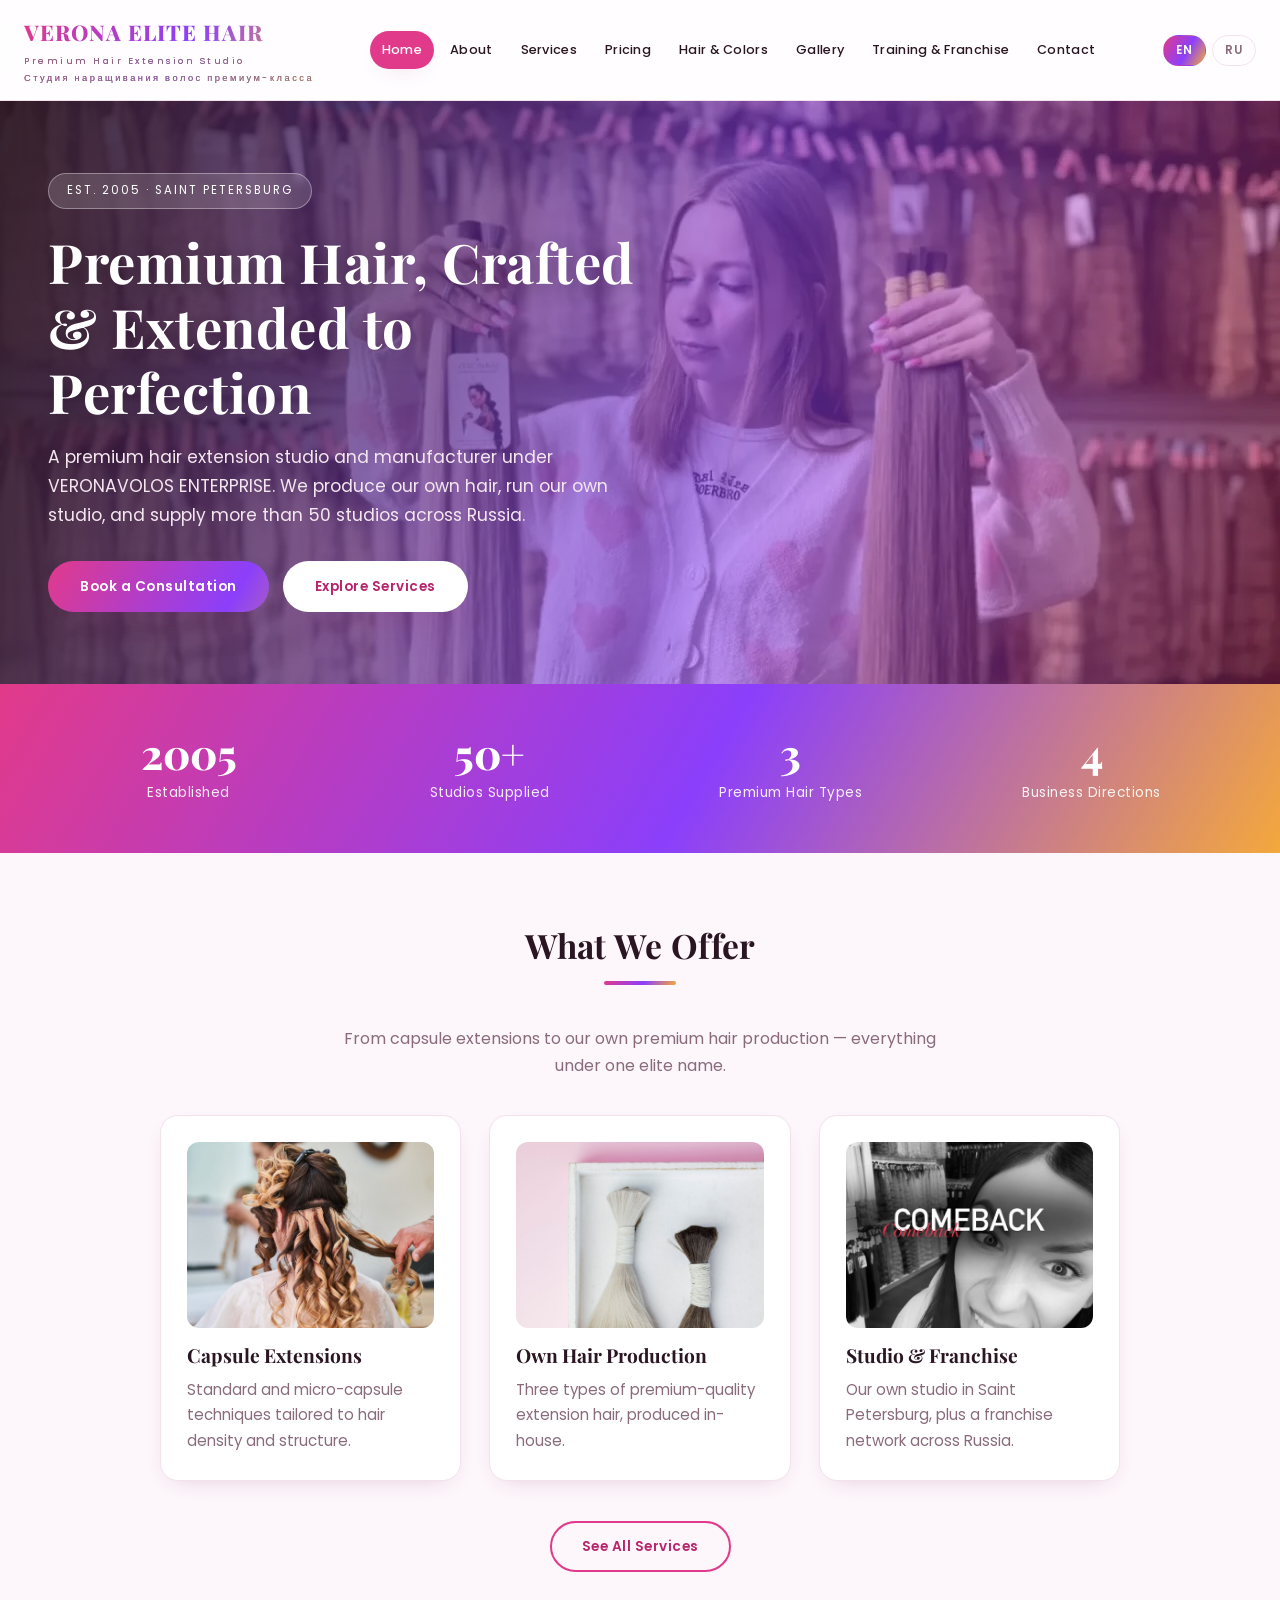
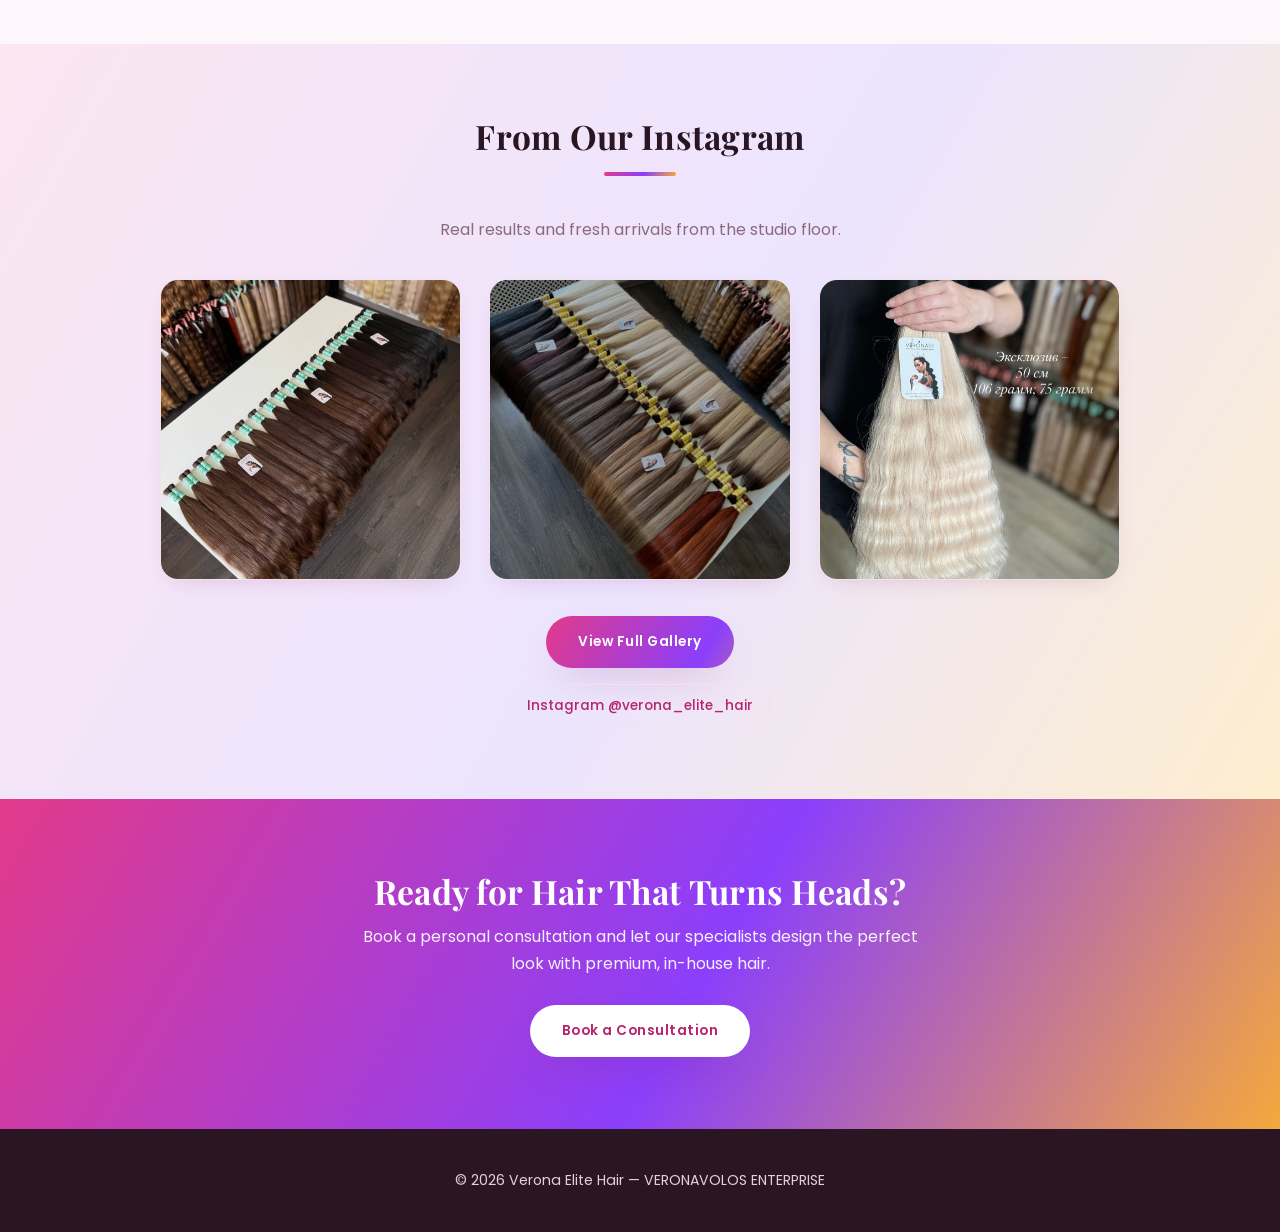
<file: index.html>
<!DOCTYPE html>
<html lang="en">
<head>
<meta charset="UTF-8">
<meta name="viewport" content="width=device-width, initial-scale=1.0">
<title>Verona Elite Hair — Premium Hair Extension Studio</title>
<meta name="description" content="Verona Elite Hair (VERONAVOLOS ENTERPRISE) — premium hair extension studio and manufacturer, Saint Petersburg, Russia. Est. 2005.">
<link rel="stylesheet" href="assets/styles.css">
</head>
<body>

<header>
  <div class="nav-wrap">
    <a class="brand" href="index.html">Verona Elite Hair<span data-en>Premium Hair Extension Studio</span><span data-ru>Студия наращивания волос премиум-класса</span></a>
    <button class="nav-toggle" aria-label="Toggle menu" onclick="toggleMenu()"><span></span><span></span><span></span></button>
    <nav>
      <ul>
        <li><a class="current" href="index.html" data-en>Home</a><a class="current" href="index.html" data-ru>Главная</a></li>
        <li><a href="about.html" data-en>About</a><a href="about.html" data-ru>О нас</a></li>
        <li><a href="services.html" data-en>Services</a><a href="services.html" data-ru>Услуги</a></li>
        <li><a href="pricing.html" data-en>Pricing</a><a href="pricing.html" data-ru>Цены</a></li>
        <li><a href="colors.html" data-en>Hair &amp; Colors</a><a href="colors.html" data-ru>Волосы и цвета</a></li>
        <li><a href="gallery.html" data-en>Gallery</a><a href="gallery.html" data-ru>Галерея</a></li>
        <li><a href="training.html" data-en>Training &amp; Franchise</a><a href="training.html" data-ru>Обучение и франшиза</a></li>
        <li><a href="contact.html" data-en>Contact</a><a href="contact.html" data-ru>Контакты</a></li>
      </ul>
    </nav>
    <div class="lang-toggle">
      <button id="btn-en" class="active" onclick="setLang('en')">EN</button>
      <button id="btn-ru" onclick="setLang('ru')">RU</button>
    </div>
  </div>
</header>

<main>
  <section class="hero with-image">
    <img src="assets/images/gallery-1.jpg" alt="Verona Elite Hair luxury extensions">
    <div class="overlay"></div>
    <div class="hero-inner">
      <span class="eyebrow" data-en>Est. 2005 · Saint Petersburg</span>
      <span class="eyebrow" data-ru>С 2005 года · Санкт-Петербург</span>
      <h1 data-en>Premium Hair, Crafted &amp; Extended to Perfection</h1>
      <h1 data-ru>Премиальные волосы, созданные и наращённые безупречно</h1>
      <p data-en>A premium hair extension studio and manufacturer under VERONAVOLOS ENTERPRISE. We produce our own hair, run our own studio, and supply more than 50 studios across Russia.</p>
      <p data-ru>Студия наращивания волос премиум-класса и производитель под брендом VERONAVOLOS ENTERPRISE. Производим собственные волосы, ведём собственную студию и поставляем волосы более чем в 50 студий по всей России.</p>
      <div class="hero-btns">
        <a class="btn" href="contact.html" data-en>Book a Consultation</a>
        <a class="btn" href="contact.html" data-ru>Записаться на консультацию</a>
        <a class="btn light" href="services.html" data-en>Explore Services</a>
        <a class="btn light" href="services.html" data-ru>Наши услуги</a>
      </div>
    </div>
  </section>

  <section class="stats">
    <div class="stats-inner">
      <div class="stat"><div class="num">2005</div><div class="label" data-en>Established</div><div class="label" data-ru>Год основания</div></div>
      <div class="stat"><div class="num">50+</div><div class="label" data-en>Studios Supplied</div><div class="label" data-ru>Студий-партнёров</div></div>
      <div class="stat"><div class="num">3</div><div class="label" data-en>Premium Hair Types</div><div class="label" data-ru>Типа премиум-волос</div></div>
      <div class="stat"><div class="num">4</div><div class="label" data-en>Business Directions</div><div class="label" data-ru>Направления бизнеса</div></div>
    </div>
  </section>

  <section>
    <h2 data-en>What We Offer</h2>
    <h2 data-ru>Что мы предлагаем</h2>
    <div class="divider"></div>
    <p class="section-sub" data-en>From capsule extensions to our own premium hair production — everything under one elite name.</p>
    <p class="section-sub" data-ru>От капсульного наращивания до собственного производства премиальных волос — всё под одним элитным именем.</p>
    <div class="grid cols-3">
      <div class="card">
        <img src="assets/images/services-3.jpg" alt="Capsule hair extension">
        <h3 data-en>Capsule Extensions</h3><h3 data-ru>Капсульное наращивание</h3>
        <p data-en>Standard and micro-capsule techniques tailored to hair density and structure.</p>
        <p data-ru>Стандартные и микрокапсулы с учётом плотности и структуры волос.</p>
      </div>
      <div class="card">
        <img src="assets/images/services-1.jpg" alt="Own hair production">
        <h3 data-en>Own Hair Production</h3><h3 data-ru>Собственное производство</h3>
        <p data-en>Three types of premium-quality extension hair, produced in-house.</p>
        <p data-ru>Три типа волос премиального качества собственного производства.</p>
      </div>
      <div class="card">
        <img src="assets/images/about-2.jpg" alt="Studio and franchise">
        <h3 data-en>Studio &amp; Franchise</h3><h3 data-ru>Студия и франшиза</h3>
        <p data-en>Our own studio in Saint Petersburg, plus a franchise network across Russia.</p>
        <p data-ru>Собственная студия в Санкт-Петербурге и сеть франшизы по России.</p>
      </div>
    </div>
    <p style="text-align:center; margin-top:40px;">
      <a class="btn outline" href="services.html" data-en>See All Services</a>
      <a class="btn outline" href="services.html" data-ru>Все услуги</a>
    </p>
  </section>

  <section class="band">
    <div>
      <h2 data-en>From Our Instagram</h2>
      <h2 data-ru>Из нашего Instagram</h2>
      <div class="divider"></div>
      <p class="section-sub" data-en>Real results and fresh arrivals from the studio floor.</p>
      <p class="section-sub" data-ru>Реальные результаты и новинки прямо из студии.</p>
      <div class="grid cols-3">
        <div class="gallery-item">
          <img src="assets/images/gallery-2.jpg" alt="Classic 60cm extensions">
        </div>
        <div class="gallery-item">
          <img src="assets/images/gallery-4.jpg" alt="Premium 60cm color palette">
        </div>
        <div class="gallery-item">
          <img src="assets/images/services-2.jpg" alt="Curly wave texture extensions">
        </div>
      </div>
      <p style="text-align:center; margin-top:36px;">
        <a class="btn" href="gallery.html" data-en>View Full Gallery</a>
        <a class="btn" href="gallery.html" data-ru>Смотреть всю галерею</a>
      </p>
      <p class="social" style="justify-content:center;">
        <a href="https://www.instagram.com/verona_elite_hair/" target="_blank" rel="noopener">Instagram @verona_elite_hair</a>
      </p>
    </div>
  </section>

  <section class="cta">
    <div class="cta-inner">
      <h2 data-en>Ready for Hair That Turns Heads?</h2>
      <h2 data-ru>Готовы к волосам, которые восхищают?</h2>
      <p data-en>Book a personal consultation and let our specialists design the perfect look with premium, in-house hair.</p>
      <p data-ru>Запишитесь на персональную консультацию — наши мастера подберут идеальный образ с премиальными волосами собственного производства.</p>
      <a class="btn light" href="contact.html" data-en>Book a Consultation</a>
      <a class="btn light" href="contact.html" data-ru>Записаться на консультацию</a>
    </div>
  </section>
</main>

<footer>
  <p>&copy; 2026 Verona Elite Hair — VERONAVOLOS ENTERPRISE</p>
</footer>

<script src="assets/script.js"></script>
</body>
</html>
</file>
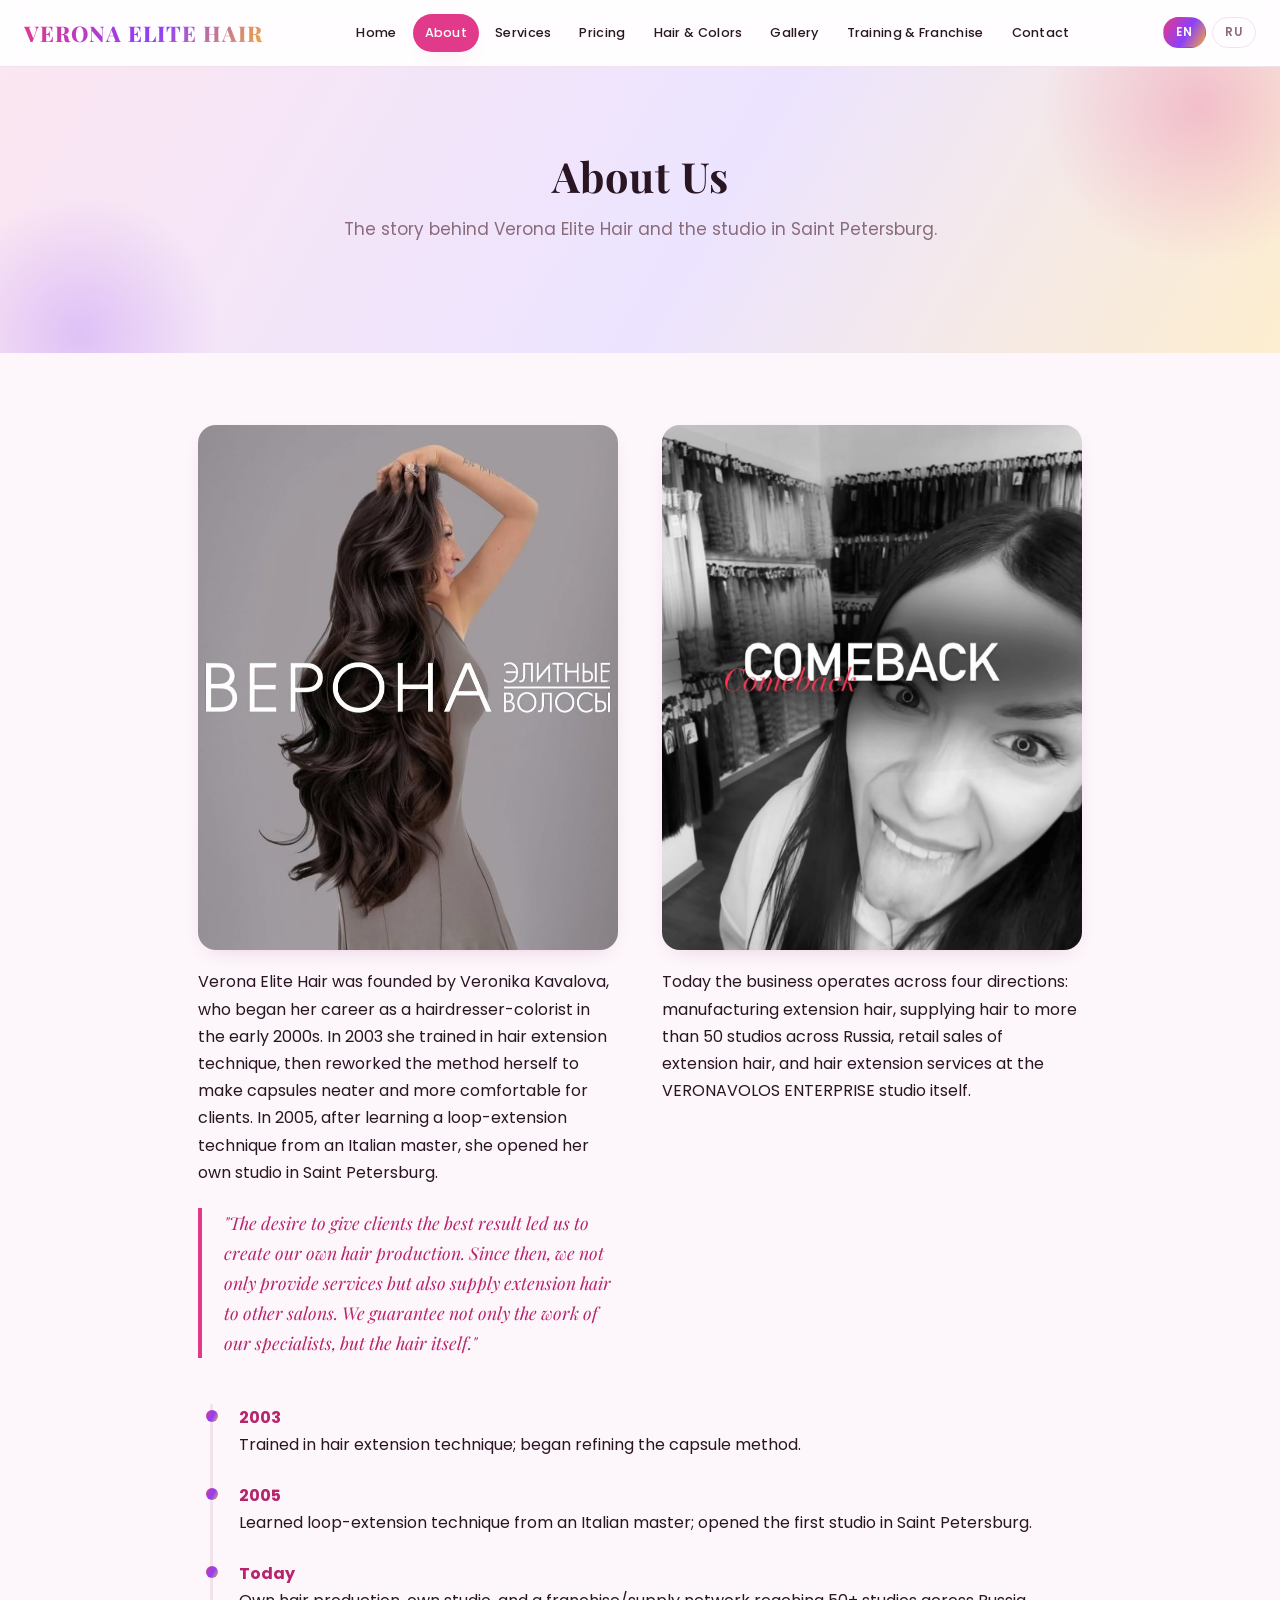
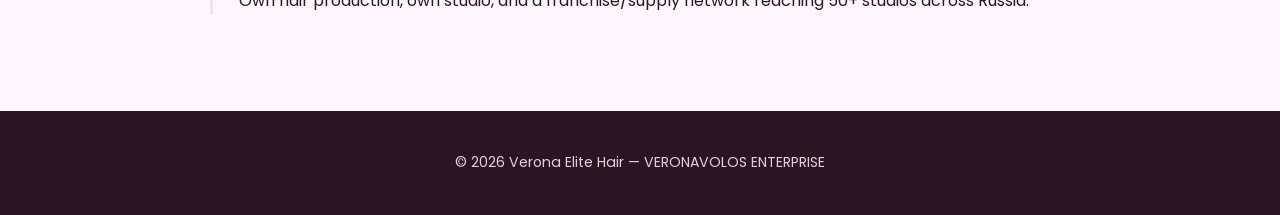
<file: about.html>
<!DOCTYPE html>
<html lang="en">
<head>
<meta charset="UTF-8">
<meta name="viewport" content="width=device-width, initial-scale=1.0">
<title>About — Verona Elite Hair</title>
<link rel="stylesheet" href="assets/styles.css">
</head>
<body>

<header>
  <div class="nav-wrap">
    <a class="brand" href="index.html">Verona Elite Hair</a>
    <button class="nav-toggle" aria-label="Toggle menu" onclick="toggleMenu()"><span></span><span></span><span></span></button>
    <nav>
      <ul>
        <li><a href="index.html" data-en>Home</a><a href="index.html" data-ru>Главная</a></li>
        <li><a class="current" href="about.html" data-en>About</a><a class="current" href="about.html" data-ru>О нас</a></li>
        <li><a href="services.html" data-en>Services</a><a href="services.html" data-ru>Услуги</a></li>
        <li><a href="pricing.html" data-en>Pricing</a><a href="pricing.html" data-ru>Цены</a></li>
        <li><a href="colors.html" data-en>Hair &amp; Colors</a><a href="colors.html" data-ru>Волосы и цвета</a></li>
        <li><a href="gallery.html" data-en>Gallery</a><a href="gallery.html" data-ru>Галерея</a></li>
        <li><a href="training.html" data-en>Training &amp; Franchise</a><a href="training.html" data-ru>Обучение и франшиза</a></li>
        <li><a href="contact.html" data-en>Contact</a><a href="contact.html" data-ru>Контакты</a></li>
      </ul>
    </nav>
    <div class="lang-toggle">
      <button id="btn-en" class="active" onclick="setLang('en')">EN</button>
      <button id="btn-ru" onclick="setLang('ru')">RU</button>
    </div>
  </div>
</header>

<main>
  <section class="hero">
    <h1 data-en>About Us</h1>
    <h1 data-ru>О нас</h1>
    <p data-en>The story behind Verona Elite Hair and the studio in Saint Petersburg.</p>
    <p data-ru>История бренда Verona Elite Hair и нашей студии в Санкт-Петербурге.</p>
  </section>

  <section>
    <div class="about-flex">
      <div class="col">
        <img src="assets/images/about-1.jpg" alt="Verona Elite Hair brand">
        <p data-en>Verona Elite Hair was founded by Veronika Kavalova, who began her career as a hairdresser-colorist in the early 2000s. In 2003 she trained in hair extension technique, then reworked the method herself to make capsules neater and more comfortable for clients. In 2005, after learning a loop-extension technique from an Italian master, she opened her own studio in Saint Petersburg.</p>
        <p data-ru>Verona Elite Hair основан Вероникой Каваловой, которая начинала карьеру как парикмахер-колорист в начале 2000-х. В 2003 году она прошла обучение технике наращивания волос, а затем самостоятельно доработала технологию, чтобы капсулы были более аккуратными и комфортными для клиенток. В 2005 году, освоив технику петельного наращивания у итальянского мастера, она открыла собственную студию в Санкт-Петербурге.</p>
        <blockquote data-en>"The desire to give clients the best result led us to create our own hair production. Since then, we not only provide services but also supply extension hair to other salons. We guarantee not only the work of our specialists, but the hair itself."</blockquote>
        <blockquote data-ru>«Желание дать лучший результат клиентам привело к созданию собственного производства волос для наращивания. С тех пор мы не только оказываем услуги, но и поставляем волосы в другие салоны. Мы даём гарантию не только на работу мастеров, но и на волосы».</blockquote>
      </div>
      <div class="col">
        <img src="assets/images/about-2.jpg" alt="Verona Elite Hair studio team">
        <p data-en>Today the business operates across four directions: manufacturing extension hair, supplying hair to more than 50 studios across Russia, retail sales of extension hair, and hair extension services at the VERONAVOLOS ENTERPRISE studio itself.</p>
        <p data-ru>Сегодня бизнес развивается по четырём направлениям: производство волос для наращивания, поставка волос более чем в 50 студий по всей России, розничная продажа волос для наращивания и оказание услуг по наращиванию волос в собственной студии VERONAVOLOS ENTERPRISE.</p>
      </div>
    </div>

    <div class="timeline">
      <div class="item">
        <div class="year">2003</div>
        <p data-en>Trained in hair extension technique; began refining the capsule method.</p>
        <p data-ru>Обучение технике наращивания волос; начало доработки капсульного метода.</p>
      </div>
      <div class="item">
        <div class="year">2005</div>
        <p data-en>Learned loop-extension technique from an Italian master; opened the first studio in Saint Petersburg.</p>
        <p data-ru>Освоение техники петельного наращивания у итальянского мастера; открытие первой студии в Санкт-Петербурге.</p>
      </div>
      <div class="item">
        <div class="year" data-en>Today</div><div class="year" data-ru>Сегодня</div>
        <p data-en>Own hair production, own studio, and a franchise/supply network reaching 50+ studios across Russia.</p>
        <p data-ru>Собственное производство волос, собственная студия и сеть франшизы/поставок в более чем 50 студий по России.</p>
      </div>
    </div>
  </section>
</main>

<footer>
  <p>&copy; 2026 Verona Elite Hair — VERONAVOLOS ENTERPRISE</p>
</footer>

<script src="assets/script.js"></script>
</body>
</html>
</file>
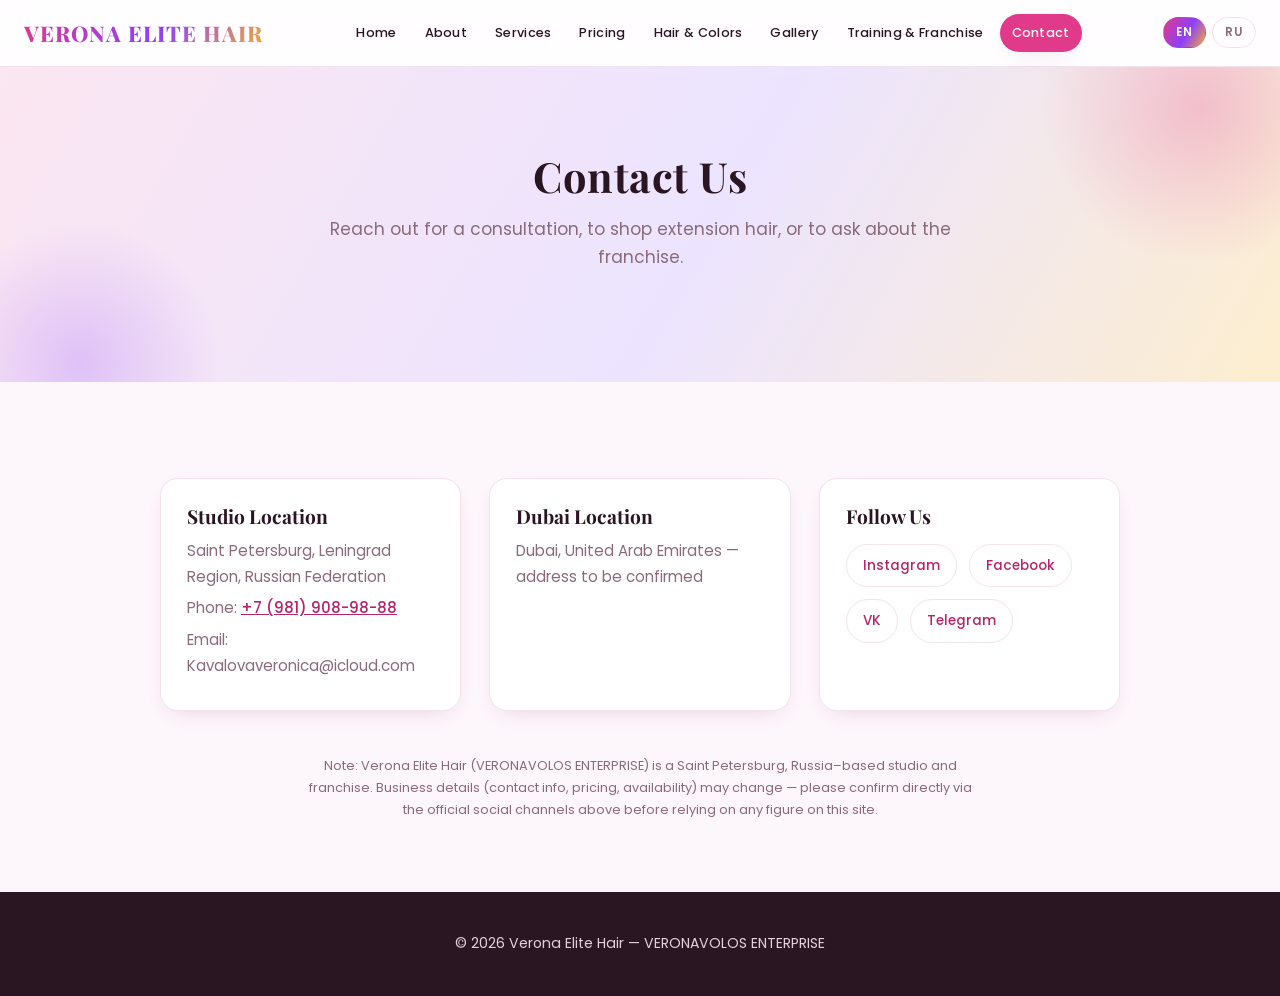
<file: contact.html>
<!DOCTYPE html>
<html lang="en">
<head>
<meta charset="UTF-8">
<meta name="viewport" content="width=device-width, initial-scale=1.0">
<title>Contact — Verona Elite Hair</title>
<link rel="stylesheet" href="assets/styles.css">
</head>
<body>

<header>
  <div class="nav-wrap">
    <a class="brand" href="index.html">Verona Elite Hair</a>
    <button class="nav-toggle" aria-label="Toggle menu" onclick="toggleMenu()"><span></span><span></span><span></span></button>
    <nav>
      <ul>
        <li><a href="index.html" data-en>Home</a><a href="index.html" data-ru>Главная</a></li>
        <li><a href="about.html" data-en>About</a><a href="about.html" data-ru>О нас</a></li>
        <li><a href="services.html" data-en>Services</a><a href="services.html" data-ru>Услуги</a></li>
        <li><a href="pricing.html" data-en>Pricing</a><a href="pricing.html" data-ru>Цены</a></li>
        <li><a href="colors.html" data-en>Hair &amp; Colors</a><a href="colors.html" data-ru>Волосы и цвета</a></li>
        <li><a href="gallery.html" data-en>Gallery</a><a href="gallery.html" data-ru>Галерея</a></li>
        <li><a href="training.html" data-en>Training &amp; Franchise</a><a href="training.html" data-ru>Обучение и франшиза</a></li>
        <li><a class="current" href="contact.html" data-en>Contact</a><a class="current" href="contact.html" data-ru>Контакты</a></li>
      </ul>
    </nav>
    <div class="lang-toggle">
      <button id="btn-en" class="active" onclick="setLang('en')">EN</button>
      <button id="btn-ru" onclick="setLang('ru')">RU</button>
    </div>
  </div>
</header>

<main>
  <section class="hero">
    <h1 data-en>Contact Us</h1>
    <h1 data-ru>Контакты</h1>
    <p data-en>Reach out for a consultation, to shop extension hair, or to ask about the franchise.</p>
    <p data-ru>Свяжитесь с нами для консультации, покупки волос или вопросов о франшизе.</p>
  </section>

  <section>
    <div class="contact-grid">
      <div class="card">
        <h3 data-en>Studio Location</h3><h3 data-ru>Расположение студии</h3>
        <p data-en>Saint Petersburg, Leningrad Region, Russian Federation</p>
        <p data-ru>Российская Федерация, Ленинградская область, г. Санкт-Петербург</p>
        <p>Phone: <a href="tel:+79819089888">+7 (981) 908-98-88</a></p>
        <p>Email: Kavalovaveronica@icloud.com</p>
      </div>
      <div class="card">
        <h3 data-en>Dubai Location</h3><h3 data-ru>Студия в Дубае</h3>
        <p data-en>Dubai, United Arab Emirates — address to be confirmed</p>
        <p data-ru>Дубай, Объединённые Арабские Эмираты — адрес уточняется</p>
      </div>
      <div class="card">
        <h3 data-en>Follow Us</h3><h3 data-ru>Мы в соцсетях</h3>
        <div class="social">
          <a href="https://www.instagram.com/verona_elite_hair/" target="_blank" rel="noopener">Instagram</a>
          <a href="https://www.facebook.com/VeronaEliteHair/" target="_blank" rel="noopener">Facebook</a>
          <a href="https://vk.com/verona_elite_hair" target="_blank" rel="noopener">VK</a>
          <a href="https://t.me/veronaelitehair" target="_blank" rel="noopener">Telegram</a>
        </div>
      </div>
    </div>
    <p class="note" data-en>Note: Verona Elite Hair (VERONAVOLOS ENTERPRISE) is a Saint Petersburg, Russia–based studio and franchise. Business details (contact info, pricing, availability) may change — please confirm directly via the official social channels above before relying on any figure on this site.</p>
    <p class="note" data-ru>Примечание: Verona Elite Hair (VERONAVOLOS ENTERPRISE) — студия и франшиза из Санкт-Петербурга. Контактные данные, цены и условия могут меняться — уточняйте актуальную информацию через официальные социальные сети, указанные выше.</p>
  </section>
</main>

<footer>
  <p>&copy; 2026 Verona Elite Hair — VERONAVOLOS ENTERPRISE</p>
</footer>

<script src="assets/script.js"></script>
</body>
</html>
</file>
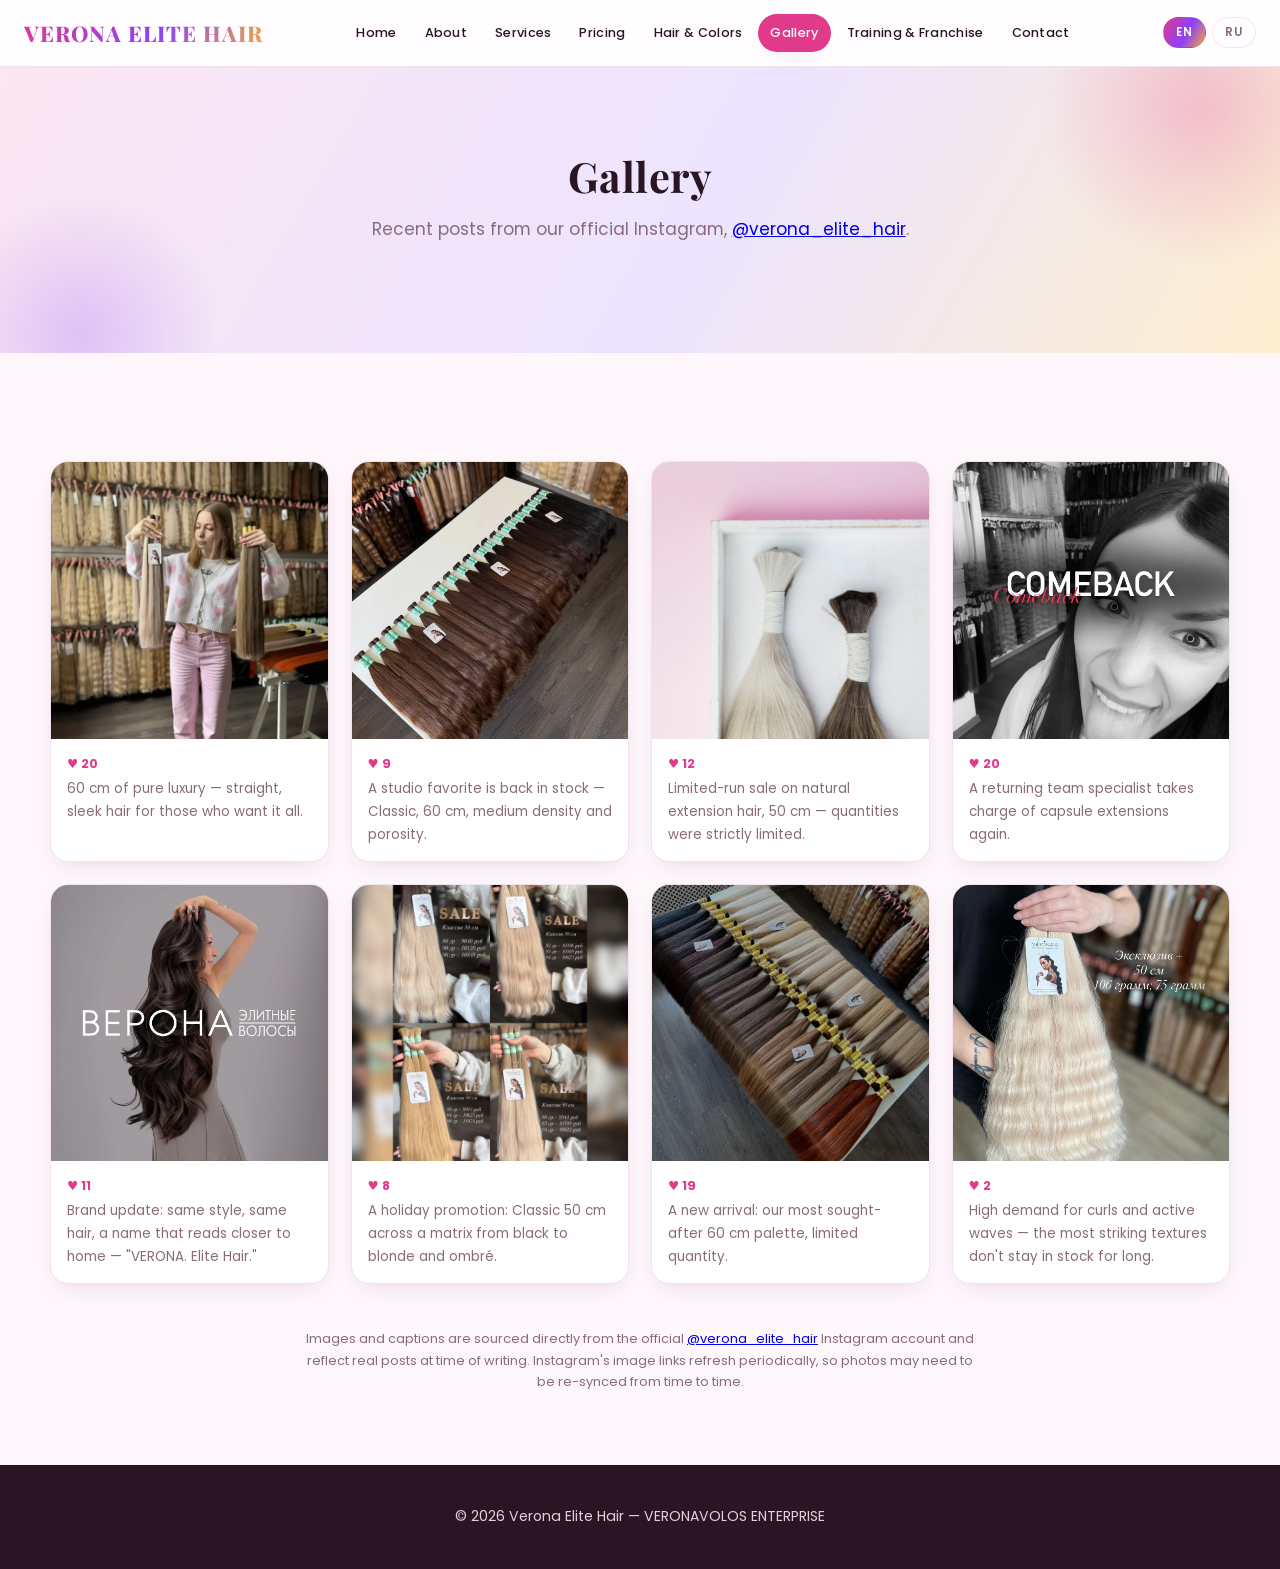
<file: gallery.html>
<!DOCTYPE html>
<html lang="en">
<head>
<meta charset="UTF-8">
<meta name="viewport" content="width=device-width, initial-scale=1.0">
<title>Gallery — Verona Elite Hair</title>
<link rel="stylesheet" href="assets/styles.css">
</head>
<body>

<header>
  <div class="nav-wrap">
    <a class="brand" href="index.html">Verona Elite Hair</a>
    <button class="nav-toggle" aria-label="Toggle menu" onclick="toggleMenu()"><span></span><span></span><span></span></button>
    <nav>
      <ul>
        <li><a href="index.html" data-en>Home</a><a href="index.html" data-ru>Главная</a></li>
        <li><a href="about.html" data-en>About</a><a href="about.html" data-ru>О нас</a></li>
        <li><a href="services.html" data-en>Services</a><a href="services.html" data-ru>Услуги</a></li>
        <li><a href="pricing.html" data-en>Pricing</a><a href="pricing.html" data-ru>Цены</a></li>
        <li><a href="colors.html" data-en>Hair &amp; Colors</a><a href="colors.html" data-ru>Волосы и цвета</a></li>
        <li><a class="current" href="gallery.html" data-en>Gallery</a><a class="current" href="gallery.html" data-ru>Галерея</a></li>
        <li><a href="training.html" data-en>Training &amp; Franchise</a><a href="training.html" data-ru>Обучение и франшиза</a></li>
        <li><a href="contact.html" data-en>Contact</a><a href="contact.html" data-ru>Контакты</a></li>
      </ul>
    </nav>
    <div class="lang-toggle">
      <button id="btn-en" class="active" onclick="setLang('en')">EN</button>
      <button id="btn-ru" onclick="setLang('ru')">RU</button>
    </div>
  </div>
</header>

<main>
  <section class="hero">
    <h1 data-en>Gallery</h1>
    <h1 data-ru>Галерея</h1>
    <p data-en>Recent posts from our official Instagram, <a href="https://www.instagram.com/verona_elite_hair/" target="_blank" rel="noopener">@verona_elite_hair</a>.</p>
    <p data-ru>Недавние публикации из нашего официального Instagram, <a href="https://www.instagram.com/verona_elite_hair/" target="_blank" rel="noopener">@verona_elite_hair</a>.</p>
  </section>

  <section>
    <div class="gallery-grid">

      <div class="gallery-item">
        <img src="assets/images/gallery-1.jpg" alt="60cm luxury extensions">
        <div class="cap">
          <span class="likes">♥ 20</span>
          <span data-en>60 cm of pure luxury — straight, sleek hair for those who want it all.</span>
          <span data-ru>60 см чистого люкса — прямые, гладкие волосы для тех, кто не выбирает между «красиво» и «дорого».</span>
        </div>
      </div>

      <div class="gallery-item">
        <img src="assets/images/gallery-2.jpg" alt="Classic 60cm">
        <div class="cap">
          <span class="likes">♥ 9</span>
          <span data-en>A studio favorite is back in stock — Classic, 60 cm, medium density and porosity.</span>
          <span data-ru>Любимая позиция снова в наличии — Классик, 60 см, средняя плотность и пористость.</span>
        </div>
      </div>

      <div class="gallery-item">
        <img src="assets/images/services-1.jpg" alt="Natural hair extension sale">
        <div class="cap">
          <span class="likes">♥ 12</span>
          <span data-en>Limited-run sale on natural extension hair, 50 cm — quantities were strictly limited.</span>
          <span data-ru>Ограниченная распродажа натуральных волос для наращивания, 50 см — количество было строго ограничено.</span>
        </div>
      </div>

      <div class="gallery-item">
        <img src="assets/images/about-2.jpg" alt="Team specialist returns">
        <div class="cap">
          <span class="likes">♥ 20</span>
          <span data-en>A returning team specialist takes charge of capsule extensions again.</span>
          <span data-ru>Один из первых сотрудников компании вернулся и снова отвечает за капсуляцию.</span>
        </div>
      </div>

      <div class="gallery-item">
        <img src="assets/images/about-1.jpg" alt="Brand update announcement">
        <div class="cap">
          <span class="likes">♥ 11</span>
          <span data-en>Brand update: same style, same hair, a name that reads closer to home — "VERONA. Elite Hair."</span>
          <span data-ru>Небольшой апгрейд бренда: всё тот же стиль, всё те же волосы — «ВЕРОНА. Элитные волосы».</span>
        </div>
      </div>

      <div class="gallery-item">
        <img src="assets/images/gallery-3.jpg" alt="Holiday color matrix">
        <div class="cap">
          <span class="likes">♥ 8</span>
          <span data-en>A holiday promotion: Classic 50 cm across a matrix from black to blonde and ombré.</span>
          <span data-ru>Праздничная акция: Classic 50 см, матрица от чёрных до блонда и омбре.</span>
        </div>
      </div>

      <div class="gallery-item">
        <img src="assets/images/gallery-4.jpg" alt="60cm premium palette">
        <div class="cap">
          <span class="likes">♥ 19</span>
          <span data-en>A new arrival: our most sought-after 60 cm palette, limited quantity.</span>
          <span data-ru>Поступление самой желанной палитры 60 см — количество ограничено.</span>
        </div>
      </div>

      <div class="gallery-item">
        <img src="assets/images/services-2.jpg" alt="Curly wave texture in demand">
        <div class="cap">
          <span class="likes">♥ 2</span>
          <span data-en>High demand for curls and active waves — the most striking textures don't stay in stock for long.</span>
          <span data-ru>Спрос на кудри и активную волну вырос — самые красивые текстуры долго на складе не задерживаются.</span>
        </div>
      </div>

    </div>
    <p class="note" data-en>Images and captions are sourced directly from the official <a href="https://www.instagram.com/verona_elite_hair/" target="_blank" rel="noopener">@verona_elite_hair</a> Instagram account and reflect real posts at time of writing. Instagram's image links refresh periodically, so photos may need to be re-synced from time to time.</p>
    <p class="note" data-ru>Изображения и подписи взяты напрямую из официального аккаунта <a href="https://www.instagram.com/verona_elite_hair/" target="_blank" rel="noopener">@verona_elite_hair</a> в Instagram и отражают реальные публикации на момент написания. Ссылки на изображения Instagram периодически обновляются, поэтому фото может понадобиться синхронизировать заново.</p>
  </section>
</main>

<footer>
  <p>&copy; 2026 Verona Elite Hair — VERONAVOLOS ENTERPRISE</p>
</footer>

<script src="assets/script.js"></script>
</body>
</html>
</file>
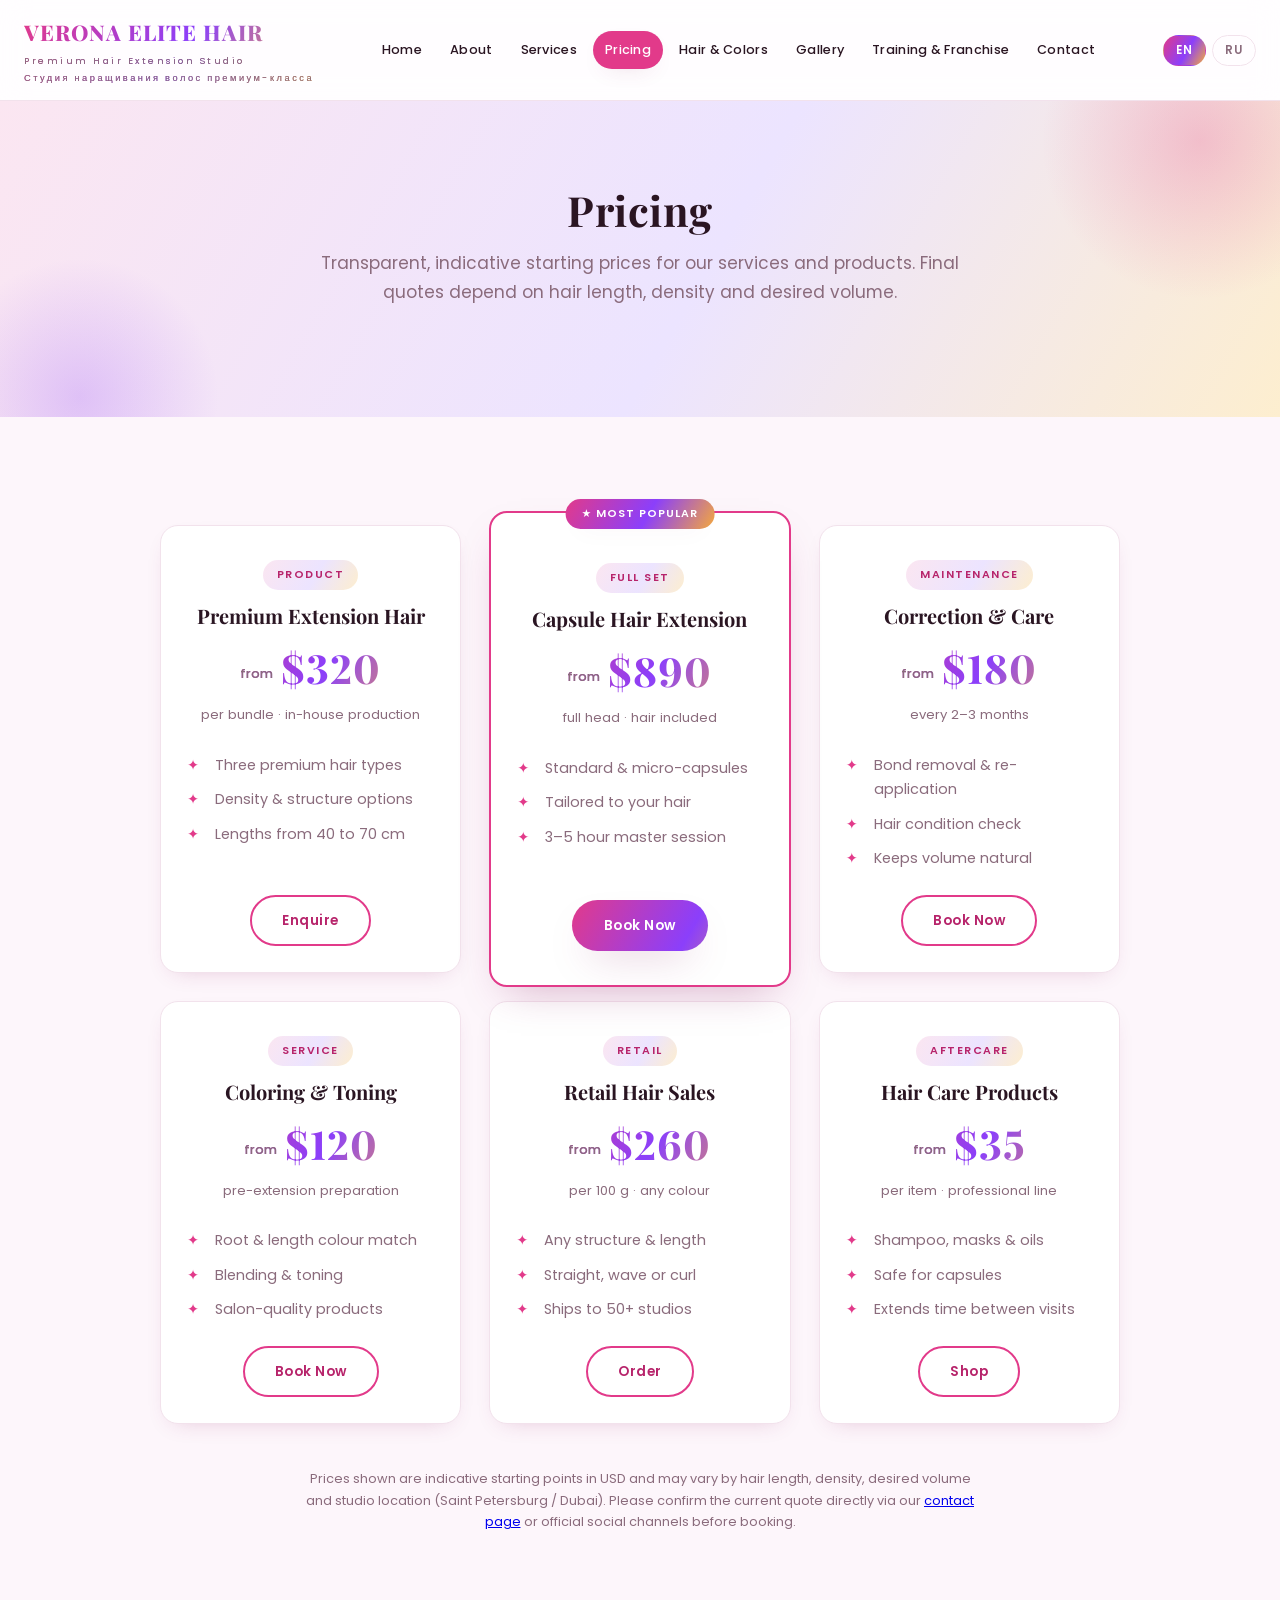
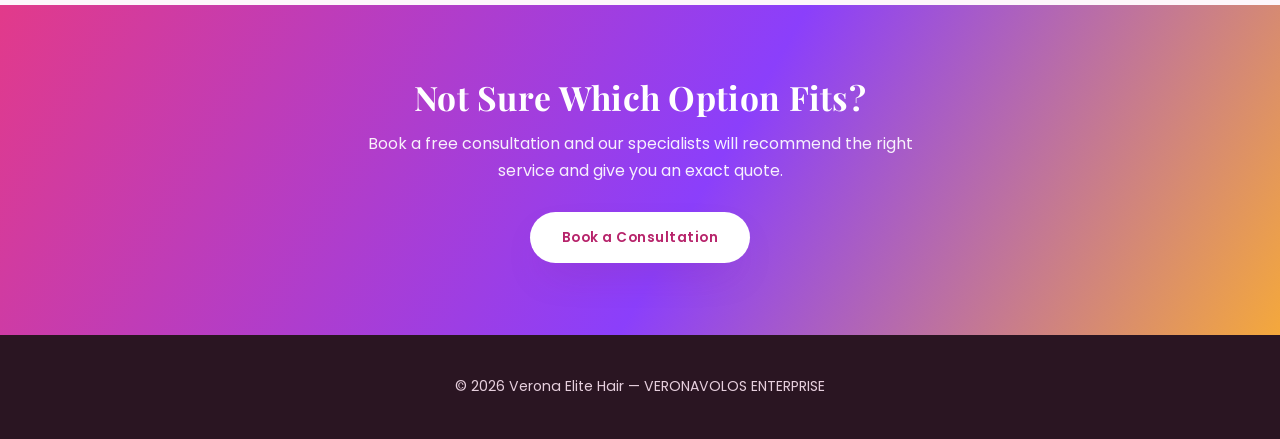
<file: pricing.html>
<!DOCTYPE html>
<html lang="en">
<head>
<meta charset="UTF-8">
<meta name="viewport" content="width=device-width, initial-scale=1.0">
<title>Pricing — Verona Elite Hair</title>
<meta name="description" content="Indicative pricing for hair extension services, correction, coloring, premium in-house hair and care products at Verona Elite Hair.">
<link rel="stylesheet" href="assets/styles.css">
</head>
<body>

<header>
  <div class="nav-wrap">
    <a class="brand" href="index.html">Verona Elite Hair<span data-en>Premium Hair Extension Studio</span><span data-ru>Студия наращивания волос премиум-класса</span></a>
    <button class="nav-toggle" aria-label="Toggle menu" onclick="toggleMenu()"><span></span><span></span><span></span></button>
    <nav>
      <ul>
        <li><a href="index.html" data-en>Home</a><a href="index.html" data-ru>Главная</a></li>
        <li><a href="about.html" data-en>About</a><a href="about.html" data-ru>О нас</a></li>
        <li><a href="services.html" data-en>Services</a><a href="services.html" data-ru>Услуги</a></li>
        <li><a class="current" href="pricing.html" data-en>Pricing</a><a class="current" href="pricing.html" data-ru>Цены</a></li>
        <li><a href="colors.html" data-en>Hair &amp; Colors</a><a href="colors.html" data-ru>Волосы и цвета</a></li>
        <li><a href="gallery.html" data-en>Gallery</a><a href="gallery.html" data-ru>Галерея</a></li>
        <li><a href="training.html" data-en>Training &amp; Franchise</a><a href="training.html" data-ru>Обучение и франшиза</a></li>
        <li><a href="contact.html" data-en>Contact</a><a href="contact.html" data-ru>Контакты</a></li>
      </ul>
    </nav>
    <div class="lang-toggle">
      <button id="btn-en" class="active" onclick="setLang('en')">EN</button>
      <button id="btn-ru" onclick="setLang('ru')">RU</button>
    </div>
  </div>
</header>

<main>
  <section class="hero">
    <h1 data-en>Pricing</h1>
    <h1 data-ru>Цены</h1>
    <p data-en>Transparent, indicative starting prices for our services and products. Final quotes depend on hair length, density and desired volume.</p>
    <p data-ru>Прозрачные ориентировочные цены на услуги и товары. Финальная стоимость зависит от длины, плотности и желаемого объёма волос.</p>
  </section>

  <section>
    <div class="grid cols-3">

      <div class="card price-card">
        <span class="tier" data-en>Product</span><span class="tier" data-ru>Товар</span>
        <h3 data-en>Premium Extension Hair</h3><h3 data-ru>Волосы премиум-класса</h3>
        <div class="price"><span class="from" data-en>from</span><span class="from" data-ru>от</span>$320</div>
        <div class="unit" data-en>per bundle · in-house production</div>
        <div class="unit" data-ru>за прядь · собственное производство</div>
        <ul class="feat">
          <li><span data-en>Three premium hair types</span><span data-ru>Три типа премиум-волос</span></li>
          <li><span data-en>Density &amp; structure options</span><span data-ru>Разная плотность и структура</span></li>
          <li><span data-en>Lengths from 40 to 70 cm</span><span data-ru>Длина от 40 до 70 см</span></li>
        </ul>
        <a class="btn outline" href="contact.html" data-en>Enquire</a>
        <a class="btn outline" href="contact.html" data-ru>Узнать</a>
      </div>

      <div class="card price-card popular">
        <span class="tier" data-en>Full Set</span><span class="tier" data-ru>Полный набор</span>
        <h3 data-en>Capsule Hair Extension</h3><h3 data-ru>Капсульное наращивание</h3>
        <div class="price"><span class="from" data-en>from</span><span class="from" data-ru>от</span>$890</div>
        <div class="unit" data-en>full head · hair included</div>
        <div class="unit" data-ru>полная голова · волосы включены</div>
        <ul class="feat">
          <li><span data-en>Standard &amp; micro-capsules</span><span data-ru>Стандартные и микрокапсулы</span></li>
          <li><span data-en>Tailored to your hair</span><span data-ru>Подбор под ваши волосы</span></li>
          <li><span data-en>3–5 hour master session</span><span data-ru>Сеанс мастера 3–5 часов</span></li>
        </ul>
        <a class="btn" href="contact.html" data-en>Book Now</a>
        <a class="btn" href="contact.html" data-ru>Записаться</a>
      </div>

      <div class="card price-card">
        <span class="tier" data-en>Maintenance</span><span class="tier" data-ru>Обслуживание</span>
        <h3 data-en>Correction &amp; Care</h3><h3 data-ru>Коррекция и уход</h3>
        <div class="price"><span class="from" data-en>from</span><span class="from" data-ru>от</span>$180</div>
        <div class="unit" data-en>every 2–3 months</div>
        <div class="unit" data-ru>каждые 2–3 месяца</div>
        <ul class="feat">
          <li><span data-en>Bond removal &amp; re-application</span><span data-ru>Снятие и повторная установка</span></li>
          <li><span data-en>Hair condition check</span><span data-ru>Проверка состояния волос</span></li>
          <li><span data-en>Keeps volume natural</span><span data-ru>Сохраняет естественный объём</span></li>
        </ul>
        <a class="btn outline" href="contact.html" data-en>Book Now</a>
        <a class="btn outline" href="contact.html" data-ru>Записаться</a>
      </div>

      <div class="card price-card">
        <span class="tier" data-en>Service</span><span class="tier" data-ru>Услуга</span>
        <h3 data-en>Coloring &amp; Toning</h3><h3 data-ru>Окрашивание и тонирование</h3>
        <div class="price"><span class="from" data-en>from</span><span class="from" data-ru>от</span>$120</div>
        <div class="unit" data-en>pre-extension preparation</div>
        <div class="unit" data-ru>подготовка перед наращиванием</div>
        <ul class="feat">
          <li><span data-en>Root &amp; length colour match</span><span data-ru>Подбор цвета корней и длины</span></li>
          <li><span data-en>Blending &amp; toning</span><span data-ru>Тонирование и растяжка</span></li>
          <li><span data-en>Salon-quality products</span><span data-ru>Профессиональная косметика</span></li>
        </ul>
        <a class="btn outline" href="contact.html" data-en>Book Now</a>
        <a class="btn outline" href="contact.html" data-ru>Записаться</a>
      </div>

      <div class="card price-card">
        <span class="tier" data-en>Retail</span><span class="tier" data-ru>Розница</span>
        <h3 data-en>Retail Hair Sales</h3><h3 data-ru>Розничная продажа волос</h3>
        <div class="price"><span class="from" data-en>from</span><span class="from" data-ru>от</span>$260</div>
        <div class="unit" data-en>per 100 g · any colour</div>
        <div class="unit" data-ru>за 100 г · любой цвет</div>
        <ul class="feat">
          <li><span data-en>Any structure &amp; length</span><span data-ru>Любая структура и длина</span></li>
          <li><span data-en>Straight, wave or curl</span><span data-ru>Прямые, волна или кудри</span></li>
          <li><span data-en>Ships to 50+ studios</span><span data-ru>Поставка в 50+ студий</span></li>
        </ul>
        <a class="btn outline" href="contact.html" data-en>Order</a>
        <a class="btn outline" href="contact.html" data-ru>Заказать</a>
      </div>

      <div class="card price-card">
        <span class="tier" data-en>Aftercare</span><span class="tier" data-ru>Уход</span>
        <h3 data-en>Hair Care Products</h3><h3 data-ru>Средства по уходу</h3>
        <div class="price"><span class="from" data-en>from</span><span class="from" data-ru>от</span>$35</div>
        <div class="unit" data-en>per item · professional line</div>
        <div class="unit" data-ru>за единицу · профессиональная линия</div>
        <ul class="feat">
          <li><span data-en>Shampoo, masks &amp; oils</span><span data-ru>Шампуни, маски и масла</span></li>
          <li><span data-en>Safe for capsules</span><span data-ru>Безопасно для капсул</span></li>
          <li><span data-en>Extends time between visits</span><span data-ru>Продлевает результат</span></li>
        </ul>
        <a class="btn outline" href="contact.html" data-en>Shop</a>
        <a class="btn outline" href="contact.html" data-ru>Купить</a>
      </div>

    </div>

    <p class="note" data-en>Prices shown are indicative starting points in USD and may vary by hair length, density, desired volume and studio location (Saint Petersburg / Dubai). Please confirm the current quote directly via our <a href="contact.html">contact page</a> or official social channels before booking.</p>
    <p class="note" data-ru>Указанные цены являются ориентировочными (в долларах США) и могут отличаться в зависимости от длины, плотности, желаемого объёма волос и расположения студии (Санкт-Петербург / Дубай). Уточняйте актуальную стоимость на <a href="contact.html">странице контактов</a> или в официальных социальных сетях перед записью.</p>
  </section>

  <section class="cta">
    <div class="cta-inner">
      <h2 data-en>Not Sure Which Option Fits?</h2>
      <h2 data-ru>Не знаете, что выбрать?</h2>
      <p data-en>Book a free consultation and our specialists will recommend the right service and give you an exact quote.</p>
      <p data-ru>Запишитесь на бесплатную консультацию — наши мастера подберут услугу и назовут точную стоимость.</p>
      <a class="btn light" href="contact.html" data-en>Book a Consultation</a>
      <a class="btn light" href="contact.html" data-ru>Записаться на консультацию</a>
    </div>
  </section>
</main>

<footer>
  <p>&copy; 2026 Verona Elite Hair — VERONAVOLOS ENTERPRISE</p>
</footer>

<script src="assets/script.js"></script>
</body>
</html>
</file>
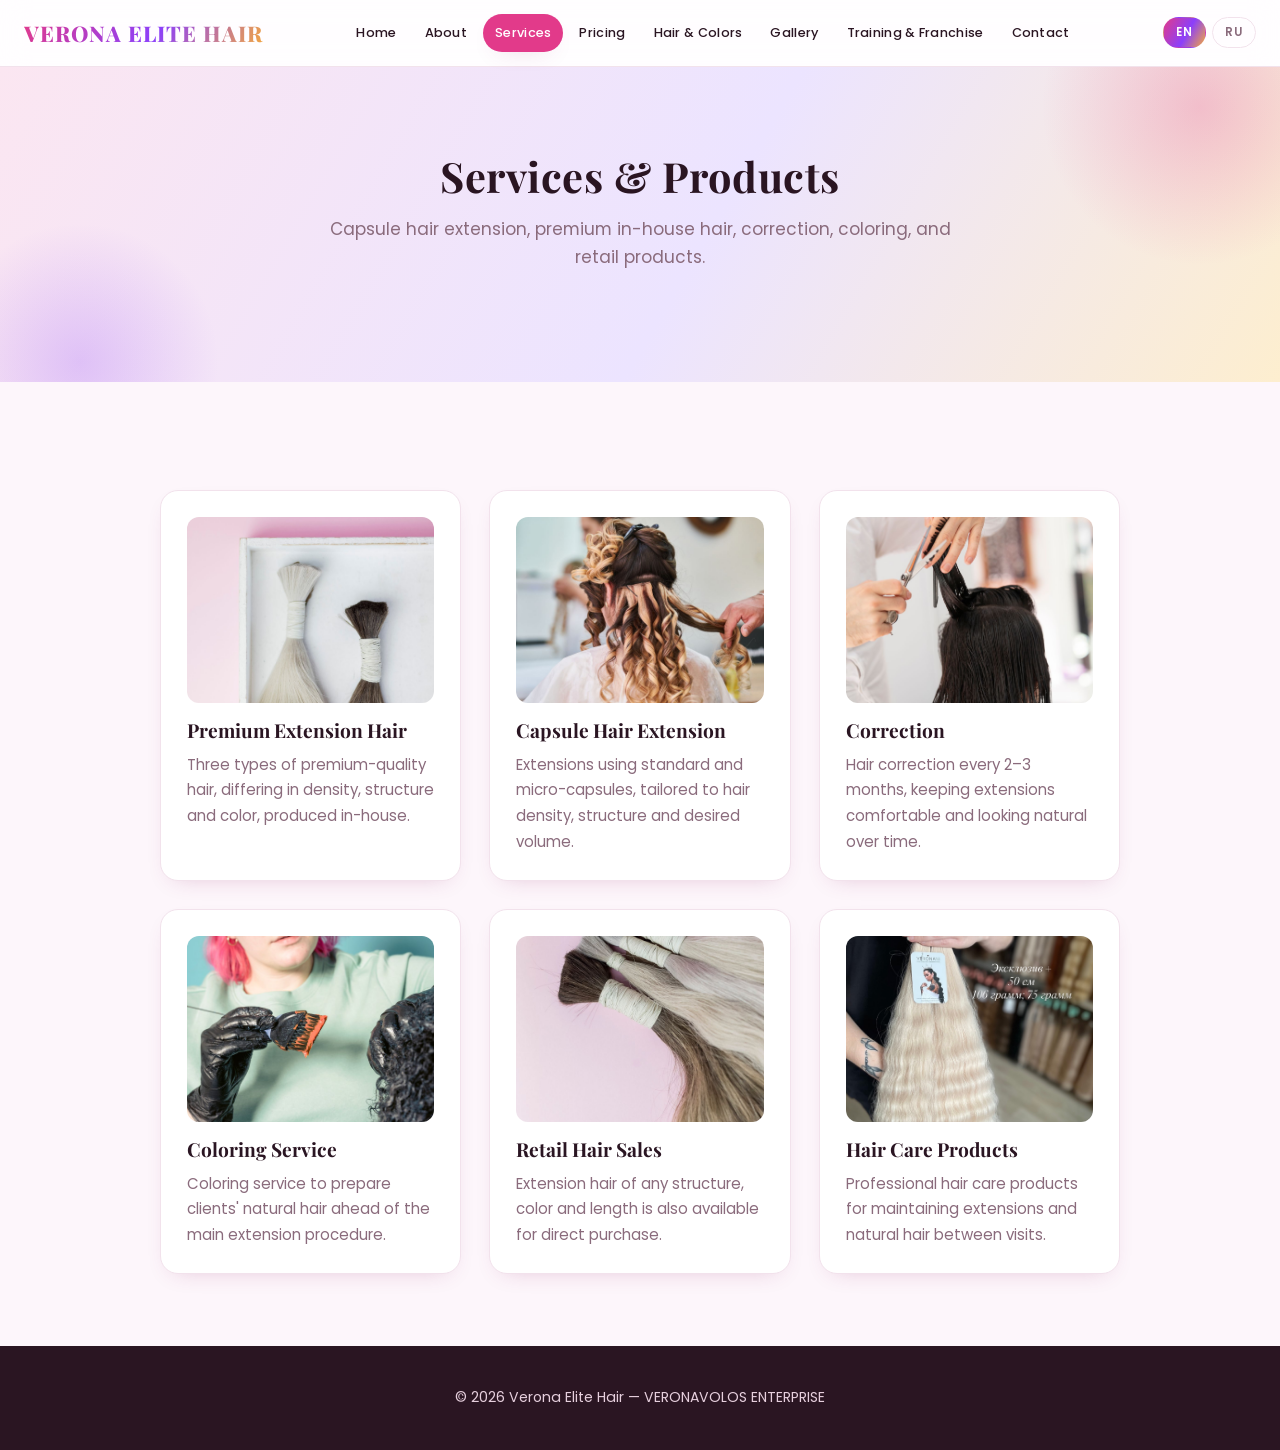
<file: services.html>
<!DOCTYPE html>
<html lang="en">
<head>
<meta charset="UTF-8">
<meta name="viewport" content="width=device-width, initial-scale=1.0">
<title>Services &amp; Products — Verona Elite Hair</title>
<link rel="stylesheet" href="assets/styles.css">
</head>
<body>

<header>
  <div class="nav-wrap">
    <a class="brand" href="index.html">Verona Elite Hair</a>
    <button class="nav-toggle" aria-label="Toggle menu" onclick="toggleMenu()"><span></span><span></span><span></span></button>
    <nav>
      <ul>
        <li><a href="index.html" data-en>Home</a><a href="index.html" data-ru>Главная</a></li>
        <li><a href="about.html" data-en>About</a><a href="about.html" data-ru>О нас</a></li>
        <li><a class="current" href="services.html" data-en>Services</a><a class="current" href="services.html" data-ru>Услуги</a></li>
        <li><a href="pricing.html" data-en>Pricing</a><a href="pricing.html" data-ru>Цены</a></li>
        <li><a href="colors.html" data-en>Hair &amp; Colors</a><a href="colors.html" data-ru>Волосы и цвета</a></li>
        <li><a href="gallery.html" data-en>Gallery</a><a href="gallery.html" data-ru>Галерея</a></li>
        <li><a href="training.html" data-en>Training &amp; Franchise</a><a href="training.html" data-ru>Обучение и франшиза</a></li>
        <li><a href="contact.html" data-en>Contact</a><a href="contact.html" data-ru>Контакты</a></li>
      </ul>
    </nav>
    <div class="lang-toggle">
      <button id="btn-en" class="active" onclick="setLang('en')">EN</button>
      <button id="btn-ru" onclick="setLang('ru')">RU</button>
    </div>
  </div>
</header>

<main>
  <section class="hero">
    <h1 data-en>Services &amp; Products</h1>
    <h1 data-ru>Услуги и продукция</h1>
    <p data-en>Capsule hair extension, premium in-house hair, correction, coloring, and retail products.</p>
    <p data-ru>Капсульное наращивание, волосы премиум-класса собственного производства, коррекция, окрашивание и розничные товары.</p>
  </section>

  <section>
    <div class="grid cols-3">
      <div class="card">
        <img src="assets/images/services-1.jpg" alt="Premium extension hair">
        <h3 data-en>Premium Extension Hair</h3><h3 data-ru>Волосы премиального качества</h3>
        <p data-en>Three types of premium-quality hair, differing in density, structure and color, produced in-house.</p>
        <p data-ru>Три типа волос премиального качества, отличающиеся плотностью, структурой и цветом, собственного производства.</p>
      </div>
      <div class="card">
        <img src="assets/images/services-3.jpg" alt="Capsule hair extension styling">
        <h3 data-en>Capsule Hair Extension</h3><h3 data-ru>Капсульное наращивание</h3>
        <p data-en>Extensions using standard and micro-capsules, tailored to hair density, structure and desired volume.</p>
        <p data-ru>Наращивание с использованием стандартных и микрокапсул, с учётом плотности, структуры волос и желаемого объёма.</p>
      </div>
      <div class="card">
        <img src="assets/images/services-4.jpg" alt="Hair correction and trimming">
        <h3 data-en>Correction</h3><h3 data-ru>Коррекция</h3>
        <p data-en>Hair correction every 2–3 months, keeping extensions comfortable and looking natural over time.</p>
        <p data-ru>Коррекция волос каждые 2–3 месяца для комфорта и естественного вида причёски.</p>
      </div>
      <div class="card">
        <img src="assets/images/services-5.jpg" alt="Hair coloring service">
        <h3 data-en>Coloring Service</h3><h3 data-ru>Услуга окрашивания</h3>
        <p data-en>Coloring service to prepare clients' natural hair ahead of the main extension procedure.</p>
        <p data-ru>Услуга окрашивания, необходимая для подготовки клиентов к основной процедуре наращивания.</p>
      </div>
      <div class="card">
        <img src="assets/images/services-6.jpg" alt="Hair extensions for retail sale">
        <h3 data-en>Retail Hair Sales</h3><h3 data-ru>Розничная продажа волос</h3>
        <p data-en>Extension hair of any structure, color and length is also available for direct purchase.</p>
        <p data-ru>Волосы для наращивания любой структуры, цвета и длины также доступны для покупки.</p>
      </div>
      <div class="card">
        <img src="assets/images/services-2.jpg" alt="Curly wave textured hair">
        <h3 data-en>Hair Care Products</h3><h3 data-ru>Средства по уходу</h3>
        <p data-en>Professional hair care products for maintaining extensions and natural hair between visits.</p>
        <p data-ru>Профессиональные средства по уходу за волосами для поддержания причёски между визитами.</p>
      </div>
    </div>
  </section>
</main>

<footer>
  <p>&copy; 2026 Verona Elite Hair — VERONAVOLOS ENTERPRISE</p>
</footer>

<script src="assets/script.js"></script>
</body>
</html>
</file>
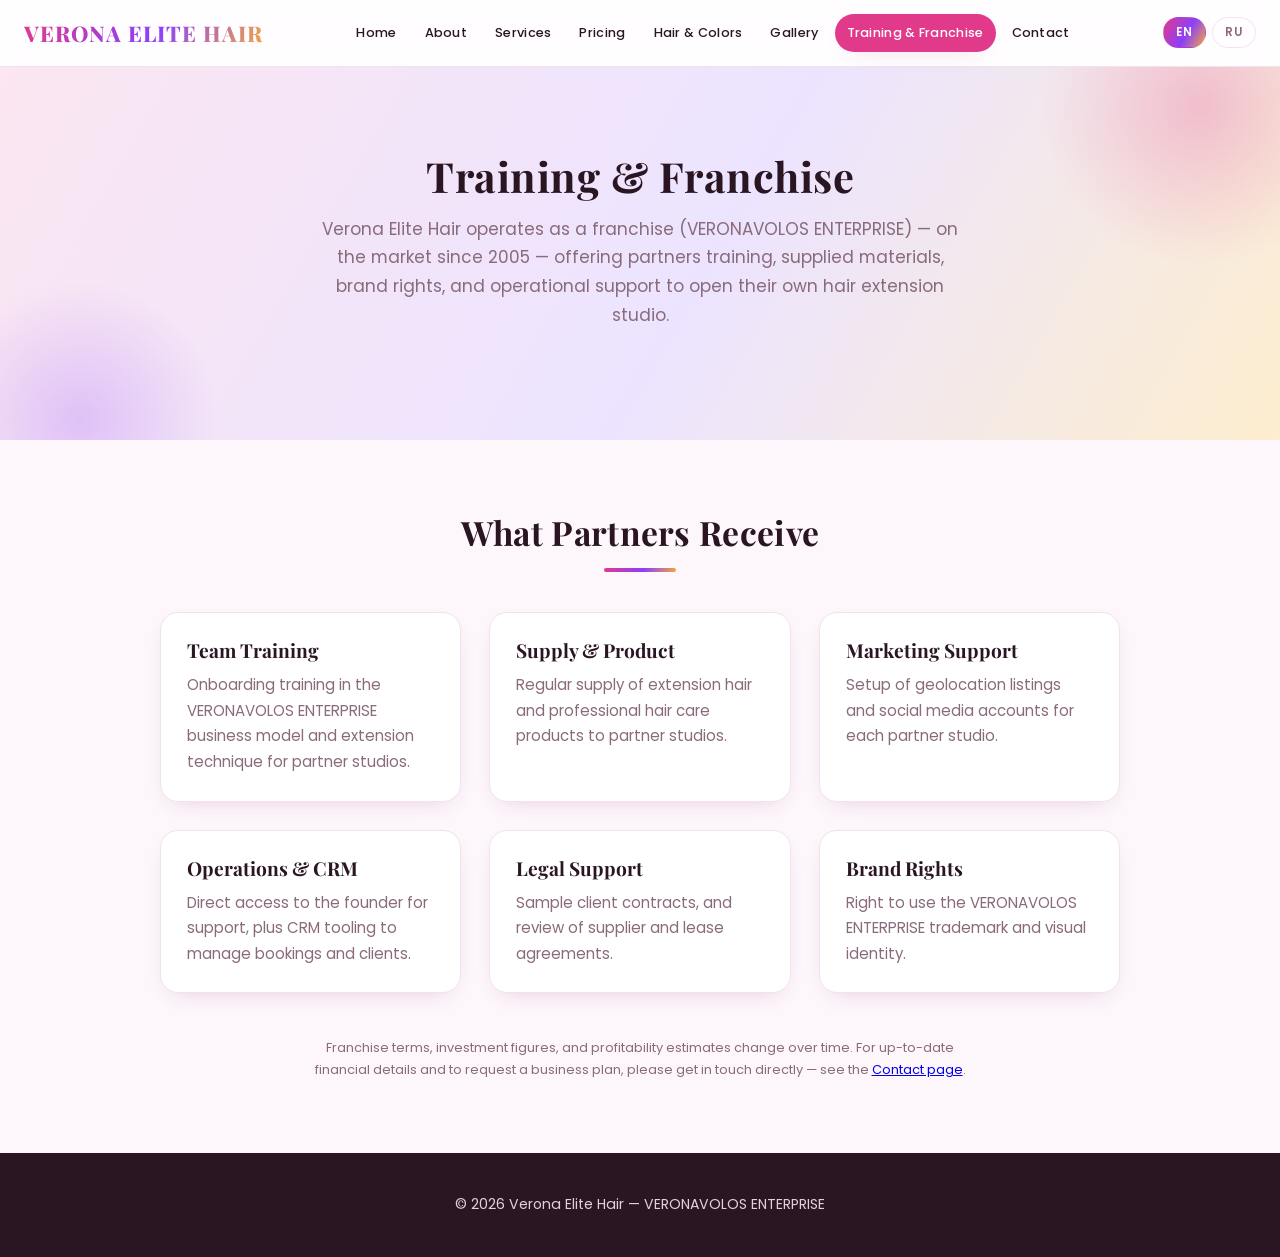
<file: training.html>
<!DOCTYPE html>
<html lang="en">
<head>
<meta charset="UTF-8">
<meta name="viewport" content="width=device-width, initial-scale=1.0">
<title>Training &amp; Franchise — Verona Elite Hair</title>
<link rel="stylesheet" href="assets/styles.css">
</head>
<body>

<header>
  <div class="nav-wrap">
    <a class="brand" href="index.html">Verona Elite Hair</a>
    <button class="nav-toggle" aria-label="Toggle menu" onclick="toggleMenu()"><span></span><span></span><span></span></button>
    <nav>
      <ul>
        <li><a href="index.html" data-en>Home</a><a href="index.html" data-ru>Главная</a></li>
        <li><a href="about.html" data-en>About</a><a href="about.html" data-ru>О нас</a></li>
        <li><a href="services.html" data-en>Services</a><a href="services.html" data-ru>Услуги</a></li>
        <li><a href="pricing.html" data-en>Pricing</a><a href="pricing.html" data-ru>Цены</a></li>
        <li><a href="colors.html" data-en>Hair &amp; Colors</a><a href="colors.html" data-ru>Волосы и цвета</a></li>
        <li><a href="gallery.html" data-en>Gallery</a><a href="gallery.html" data-ru>Галерея</a></li>
        <li><a class="current" href="training.html" data-en>Training &amp; Franchise</a><a class="current" href="training.html" data-ru>Обучение и франшиза</a></li>
        <li><a href="contact.html" data-en>Contact</a><a href="contact.html" data-ru>Контакты</a></li>
      </ul>
    </nav>
    <div class="lang-toggle">
      <button id="btn-en" class="active" onclick="setLang('en')">EN</button>
      <button id="btn-ru" onclick="setLang('ru')">RU</button>
    </div>
  </div>
</header>

<main>
  <section class="hero">
    <h1 data-en>Training &amp; Franchise</h1>
    <h1 data-ru>Обучение и франшиза</h1>
    <p data-en>Verona Elite Hair operates as a franchise (VERONAVOLOS ENTERPRISE) — on the market since 2005 — offering partners training, supplied materials, brand rights, and operational support to open their own hair extension studio.</p>
    <p data-ru>Verona Elite Hair работает по франчайзинговой модели (VERONAVOLOS ENTERPRISE) — на рынке с 2005 года. Партнёрам предоставляется обучение, материалы, права на использование бренда и операционная поддержка.</p>
  </section>

  <section>
    <h2 data-en>What Partners Receive</h2>
    <h2 data-ru>Что получают партнёры</h2>
    <div class="divider"></div>
    <div class="grid cols-3">
      <div class="card">
        <h3 data-en>Team Training</h3><h3 data-ru>Обучение команды</h3>
        <p data-en>Onboarding training in the VERONAVOLOS ENTERPRISE business model and extension technique for partner studios.</p>
        <p data-ru>Вводное обучение партнёра технологиям ведения бизнеса по модели VERONAVOLOS ENTERPRISE.</p>
      </div>
      <div class="card">
        <h3 data-en>Supply &amp; Product</h3><h3 data-ru>Поставки и продукт</h3>
        <p data-en>Regular supply of extension hair and professional hair care products to partner studios.</p>
        <p data-ru>Организация поставки волос для наращивания и средств по уходу в студию партнёра.</p>
      </div>
      <div class="card">
        <h3 data-en>Marketing Support</h3><h3 data-ru>Маркетинговая поддержка</h3>
        <p data-en>Setup of geolocation listings and social media accounts for each partner studio.</p>
        <p data-ru>Создание отметок о студии в геосервисах и аккаунтов в социальных сетях.</p>
      </div>
      <div class="card">
        <h3 data-en>Operations &amp; CRM</h3><h3 data-ru>Операционное управление и CRM</h3>
        <p data-en>Direct access to the founder for support, plus CRM tooling to manage bookings and clients.</p>
        <p data-ru>Прямая связь с собственником для оперативной поддержки, подключение к CRM для учёта клиентов.</p>
      </div>
      <div class="card">
        <h3 data-en>Legal Support</h3><h3 data-ru>Юридическая поддержка</h3>
        <p data-en>Sample client contracts, and review of supplier and lease agreements.</p>
        <p data-ru>Образцы договоров с клиентами, проверка договоров с поставщиками и арендодателями.</p>
      </div>
      <div class="card">
        <h3 data-en>Brand Rights</h3><h3 data-ru>Права на бренд</h3>
        <p data-en>Right to use the VERONAVOLOS ENTERPRISE trademark and visual identity.</p>
        <p data-ru>Предоставление права пользования товарным знаком и фирменным стилем VERONAVOLOS ENTERPRISE.</p>
      </div>
    </div>
    <p class="note" data-en>Franchise terms, investment figures, and profitability estimates change over time. For up-to-date financial details and to request a business plan, please get in touch directly — see the <a href="contact.html">Contact page</a>.</p>
    <p class="note" data-ru>Условия франшизы, объём инвестиций и оценки доходности со временем меняются. Актуальные финансовые данные и бизнес-план можно запросить напрямую — см. страницу <a href="contact.html">«Контакты»</a>.</p>
  </section>
</main>

<footer>
  <p>&copy; 2026 Verona Elite Hair — VERONAVOLOS ENTERPRISE</p>
</footer>

<script src="assets/script.js"></script>
</body>
</html>
</file>
<file: assets/styles.css>
@import url('https://fonts.googleapis.com/css2?family=Playfair+Display:wght@500;600;700;800&family=Poppins:wght@300;400;500;600;700&display=swap');

:root{
  --bg:#fdf6fb; --panel:#ffffff; --ink:#2a1522; --muted:#8a6b7c; --line:#f2e2ec;
  --accent:#e23a8a; --accent-dark:#b7246b;
  --gold:#f4a83c; --violet:#8b3ffb; --teal:#2bb7b3;
  --grad:linear-gradient(120deg,#e23a8a 0%,#8b3ffb 55%,#f4a83c 100%);
  --grad-soft:linear-gradient(120deg,#fbe6f1,#ece4ff 55%,#fdeecf);
  --shadow:0 18px 40px -18px rgba(138,32,96,.35);
  --shadow-sm:0 8px 24px -14px rgba(138,32,96,.30);
  --radius:18px;
}
*{box-sizing:border-box; margin:0; padding:0;}
body{font-family:'Poppins',system-ui,-apple-system,'Segoe UI',sans-serif; background:var(--bg); color:var(--ink); line-height:1.7; -webkit-font-smoothing:antialiased;}
img{max-width:100%; display:block;}
h1,h2,h3{font-family:'Playfair Display',Georgia,serif; line-height:1.2;}

/* ---------- Header / Nav ---------- */
header{background:rgba(255,255,255,.82); backdrop-filter:saturate(180%) blur(14px); -webkit-backdrop-filter:saturate(180%) blur(14px); border-bottom:1px solid var(--line); position:sticky; top:0; z-index:200; transition:box-shadow .25s ease;}
header.scrolled{box-shadow:0 10px 30px -18px rgba(138,32,96,.45);}
.nav-wrap{max-width:none; margin:0; display:flex; align-items:center; justify-content:space-between; padding:14px 24px; gap:18px; position:relative;}
.brand{font-family:'Playfair Display',serif; font-size:1.35rem; letter-spacing:1px; font-weight:800; text-decoration:none; text-transform:uppercase; background:var(--grad); -webkit-background-clip:text; background-clip:text; color:transparent; white-space:nowrap;}
.brand span{display:block; -webkit-text-fill-color:var(--muted); color:var(--muted); font-family:'Poppins',sans-serif; font-weight:400; font-size:0.58rem; letter-spacing:2.5px; text-transform:none; margin-top:2px;}
nav ul{list-style:none; display:flex; gap:4px; font-size:0.8rem; letter-spacing:.3px; flex-wrap:nowrap; align-items:center; white-space:nowrap;}
nav a{color:var(--ink); text-decoration:none; padding:8px 12px; border-radius:999px; font-weight:500; transition:.2s ease; display:inline-block; position:relative;}
nav a:hover{color:var(--accent-dark); background:var(--grad-soft);}
nav a.current{color:#fff; background:var(--accent); box-shadow:var(--shadow-sm);}
.lang-toggle{display:flex; gap:6px;}
.lang-toggle button{background:none; border:1.5px solid var(--line); padding:6px 12px; font-size:0.72rem; font-weight:600; cursor:pointer; border-radius:999px; letter-spacing:1px; color:var(--muted); font-family:'Poppins',sans-serif; transition:.2s ease;}
.lang-toggle button.active{background:var(--grad); color:#fff; border-color:transparent;}
.nav-toggle{display:none; flex-direction:column; justify-content:center; gap:5px; width:44px; height:40px; padding:9px; border:none; background:var(--grad-soft); border-radius:12px; cursor:pointer;}
.nav-toggle span{display:block; height:2.5px; width:100%; background:var(--accent-dark); border-radius:2px; transition:.25s ease;}
header.nav-open .nav-toggle span:nth-child(1){transform:translateY(7.5px) rotate(45deg);}
header.nav-open .nav-toggle span:nth-child(2){opacity:0;}
header.nav-open .nav-toggle span:nth-child(3){transform:translateY(-7.5px) rotate(-45deg);}

/* ---------- Buttons ---------- */
.btn{display:inline-block; background:var(--grad); background-size:150% 150%; color:#fff; padding:14px 32px; text-decoration:none; border-radius:999px; letter-spacing:.5px; font-size:0.85rem; font-weight:600; font-family:'Poppins',sans-serif; box-shadow:var(--shadow); transition:transform .2s ease, box-shadow .2s ease, background-position .5s ease; border:none; cursor:pointer;}
.btn:hover{transform:translateY(-3px); background-position:100% 50%; box-shadow:0 22px 44px -16px rgba(138,32,96,.5);}
.btn.outline{background:transparent; color:var(--accent-dark); border:2px solid var(--accent); box-shadow:none; padding:12px 30px;}
.btn.outline:hover{background:var(--accent); color:#fff;}
.btn.light{background:#fff; color:var(--accent-dark); box-shadow:var(--shadow);}
.btn.light:hover{background:#fff;}

/* ---------- Hero ---------- */
.hero{background:var(--grad-soft); padding:84px 24px; text-align:center; position:relative; overflow:hidden;}
.hero::before{content:""; position:absolute; width:320px; height:320px; background:radial-gradient(circle,rgba(226,58,138,.25),transparent 70%); top:-120px; right:-80px; border-radius:50%;}
.hero::after{content:""; position:absolute; width:280px; height:280px; background:radial-gradient(circle,rgba(139,63,251,.22),transparent 70%); bottom:-120px; left:-60px; border-radius:50%;}
.hero h1{font-size:2.6rem; font-weight:700; color:var(--ink); margin-bottom:14px; letter-spacing:.5px; position:relative;}
.hero p{max-width:660px; margin:0 auto 26px; color:var(--muted); font-size:1.06rem; position:relative;}
.hero .btn{position:relative;}

.hero.with-image{padding:0; min-height:560px; display:flex; align-items:center; justify-content:center; text-align:left;}
.hero.with-image::before,.hero.with-image::after{display:none;}
.hero.with-image img{position:absolute; inset:0; width:100%; height:100%; object-fit:cover; object-position:center 30%; filter:none; z-index:0;}
.hero.with-image .overlay{position:absolute; inset:0; z-index:1; background:linear-gradient(105deg,rgba(42,21,34,.92) 0%,rgba(139,63,251,.55) 55%,rgba(226,58,138,.35) 100%);}
.hero.with-image .hero-inner{position:relative; z-index:2; color:#fff; padding:72px 48px; max-width:none; margin:0; width:100%;}
.hero.with-image .hero-inner .eyebrow{display:inline-block; background:rgba(255,255,255,.15); border:1px solid rgba(255,255,255,.35); color:#fff; padding:7px 18px; border-radius:999px; font-size:0.72rem; letter-spacing:2px; text-transform:uppercase; margin-bottom:20px; backdrop-filter:blur(4px);}
.hero.with-image .hero-inner .eyebrow[data-ru]{display:none;}
html[lang="ru"] .hero.with-image .hero-inner .eyebrow[data-en]{display:none;}
html[lang="ru"] .hero.with-image .hero-inner .eyebrow[data-ru]{display:inline-block;}
.hero.with-image h1{font-size:3.4rem; color:#fff; margin-bottom:18px; max-width:640px; text-shadow:0 4px 24px rgba(0,0,0,.3);}
.hero.with-image .hero-inner p{color:#f3e6ef; max-width:560px; margin:0 0 30px; font-size:1.08rem;}
.hero-btns{display:flex; gap:14px; flex-wrap:wrap;}

/* ---------- Sections ---------- */
main section{max-width:none; margin:0; padding:72px 48px;}
main h2{font-size:2.1rem; font-weight:700; color:var(--ink); margin-bottom:10px; text-align:center; letter-spacing:.3px;}
.section-sub{text-align:center; color:var(--muted); max-width:600px; margin:0 auto;}
.divider{width:72px; height:4px; background:var(--grad); border-radius:999px; margin:16px auto 40px;}

/* ---------- Cards grid ---------- */
.grid{display:grid; grid-template-columns:repeat(4, 1fr); gap:28px; margin:36px auto 0; max-width:1180px;}
.grid.cols-3{grid-template-columns:repeat(3, 1fr); max-width:960px;}
.card{background:var(--panel); border:1px solid var(--line); padding:26px; border-radius:var(--radius); box-shadow:var(--shadow-sm); transition:transform .25s ease, box-shadow .25s ease; overflow:hidden; position:relative;}
.card:hover{transform:translateY(-6px); box-shadow:var(--shadow);}
.card h3{color:var(--ink); font-size:1.2rem; font-weight:700; margin-bottom:10px;}
.card p{color:var(--muted); font-size:0.94rem;}
.card img{border-radius:12px; margin-bottom:16px; aspect-ratio:4/3; object-fit:cover; width:100%;}

/* ---------- Stats band ---------- */
.stats{background:var(--grad); border-radius:0; padding:0;}
.stats .stats-inner{max-width:none; margin:0; padding:48px 48px; display:grid; grid-template-columns:repeat(4,1fr); gap:20px; text-align:center;}
.stats .stat .num{font-family:'Playfair Display',serif; font-size:2.6rem; font-weight:800; color:#fff; line-height:1;}
.stats .stat .label{color:rgba(255,255,255,.9); font-size:0.85rem; letter-spacing:.5px; margin-top:8px;}

/* ---------- CTA band ---------- */
.cta{position:relative; overflow:hidden; background:var(--grad); text-align:center; padding:0;}
.cta .cta-inner{max-width:none; margin:0; padding:72px 48px; position:relative; z-index:1;}
.cta h2{color:#fff; margin-bottom:12px;}
.cta p{color:rgba(255,255,255,.92); max-width:560px; margin:0 auto 28px;}

/* ---------- Pricing ---------- */
.price-card{display:flex; flex-direction:column; text-align:center; padding-top:34px;}
.price-card .tier{display:inline-block; align-self:center; background:var(--grad-soft); color:var(--accent-dark); font-size:0.68rem; font-weight:600; letter-spacing:1.5px; text-transform:uppercase; padding:6px 14px; border-radius:999px; margin-bottom:14px;}
.price-card .tier[data-ru]{display:none;}
html[lang="ru"] .price-card .tier[data-en]{display:none;}
html[lang="ru"] .price-card .tier[data-ru]{display:inline-block;}
.price-card h3{font-size:1.25rem; margin-bottom:6px;}
.price-card .price{font-family:'Playfair Display',serif; font-size:2.5rem; font-weight:800; background:var(--grad); -webkit-background-clip:text; background-clip:text; color:transparent; line-height:1.3; padding:2px 0 6px; margin:6px 0 4px; letter-spacing:1px; font-variant-numeric:lining-nums tabular-nums;}
.price-card .price .from{-webkit-text-fill-color:var(--muted); color:var(--muted); font-family:'Poppins',sans-serif; font-size:0.8rem; font-weight:500; letter-spacing:normal; vertical-align:middle; margin-right:8px;}
.price-card .unit{color:var(--muted); font-size:0.82rem; margin-bottom:18px;}
.price-card .feat{list-style:none; text-align:left; margin:8px 0 24px; display:flex; flex-direction:column; gap:10px;}
.price-card .feat li{position:relative; padding-left:28px; color:var(--muted); font-size:0.9rem;}
.price-card .feat li::before{content:"✦"; position:absolute; left:0; top:0; color:var(--accent); font-size:0.9rem;}
.price-card .btn{margin-top:auto; align-self:center;}
.price-card.popular{border:2px solid var(--accent); box-shadow:var(--shadow); position:relative; overflow:visible; z-index:2; padding-top:50px; padding-bottom:34px; margin:-14px 0;}
.price-card.popular::after{content:"★ Most Popular"; position:absolute; top:-14px; left:50%; transform:translateX(-50%); background:var(--grad); color:#fff; font-size:0.68rem; font-weight:600; letter-spacing:1px; text-transform:uppercase; padding:6px 16px; border-radius:999px; white-space:nowrap; box-shadow:var(--shadow-sm);}
html[lang="ru"] .price-card.popular::after{content:"★ Хит продаж";}

/* ---------- About page ---------- */
.about-flex{display:flex; gap:44px; flex-wrap:wrap; align-items:flex-start; justify-content:center; max-width:920px; margin:0 auto;}
.about-flex .col{flex:1; min-width:260px; max-width:420px;}
.about-flex img{border-radius:var(--radius); margin-bottom:18px; aspect-ratio:4/5; object-fit:cover; box-shadow:var(--shadow-sm);}
blockquote{font-family:'Playfair Display',serif; font-style:italic; font-size:1.1rem; color:var(--accent-dark); border-left:4px solid var(--accent); padding-left:22px; margin:22px 0;}
.timeline{border-left:3px solid var(--line); margin:24px auto 0; padding-left:26px; max-width:860px;}
.timeline .item{margin-bottom:24px; position:relative;}
.timeline .item::before{content:""; position:absolute; left:-33px; top:6px; width:12px; height:12px; border-radius:50%; background:var(--grad);}
.timeline .year{color:var(--accent-dark); font-weight:700; font-size:1rem;}

/* ---------- Bands ---------- */
.band{background:var(--grad-soft);}

/* ---------- Contact ---------- */
.contact-grid{display:grid; grid-template-columns:repeat(3, 1fr); gap:28px; margin:24px auto 0; max-width:960px;}
.contact-grid .card p{margin:6px 0;}
.contact-grid .card a{color:var(--accent-dark); font-weight:500;}
.social{display:flex; gap:12px; margin-top:16px; flex-wrap:wrap;}
.social a{color:var(--accent-dark); text-decoration:none; font-size:0.85rem; font-weight:500; border:1.5px solid var(--line); padding:9px 16px; border-radius:999px; transition:.2s ease;}
.social a:hover{background:var(--grad); color:#fff; border-color:transparent;}

/* ---------- Gallery ---------- */
.gallery-grid{display:grid; grid-template-columns:repeat(4, 1fr); gap:22px; margin:36px auto 0; max-width:1180px;}
.gallery-item{background:var(--panel); border:1px solid var(--line); border-radius:var(--radius); overflow:hidden; box-shadow:var(--shadow-sm); transition:transform .25s ease, box-shadow .25s ease;}
.gallery-item:hover{transform:translateY(-6px); box-shadow:var(--shadow);}
.gallery-item img{aspect-ratio:1/1; object-fit:cover; width:100%;}
.gallery-item .cap{padding:14px 16px; font-size:0.84rem; color:var(--muted);}
.gallery-item .cap .likes{color:var(--accent); font-weight:700; font-size:0.78rem; display:block; margin-bottom:4px;}

/* ---------- Footer ---------- */
footer{background:var(--ink); color:#e6cfdd; text-align:center; padding:40px 24px; font-size:0.88rem;}
footer a{color:#fff;}
.note{font-size:0.8rem; color:var(--muted); text-align:center; max-width:720px; margin:44px auto 0; padding:0 24px;}

/* ---------- Language ---------- */
[data-ru]{display:none;}
html[lang="ru"] [data-en]{display:none !important;}
html[lang="ru"] [data-ru]{display:block;}
html[lang="ru"] span[data-ru]{display:inline;}
html[lang="ru"] span[data-en]{display:none;}
html[lang="ru"] a[data-ru]{display:inline;}
html[lang="ru"] li a[data-ru]{display:inline-block;}

/* ---------- Responsive ---------- */
@media (max-width:1100px){
  .grid,.grid.cols-3,.gallery-grid{grid-template-columns:repeat(3,1fr);}
}
@media (max-width:760px){
  .grid,.grid.cols-3,.gallery-grid,.contact-grid{grid-template-columns:repeat(2,1fr);}
}
@media (max-width:520px){
  .grid,.grid.cols-3,.gallery-grid,.contact-grid{grid-template-columns:1fr;}
}
@media (max-width:900px){
  .stats .stats-inner{grid-template-columns:repeat(2,1fr); gap:32px 20px;}
  .hero.with-image h1{font-size:2.6rem;}
}
@media (max-width:860px){
  .nav-toggle{display:flex;}
  nav{position:absolute; top:100%; left:0; right:0; background:#fff; border-bottom:1px solid var(--line); box-shadow:var(--shadow); max-height:0; overflow:hidden; transition:max-height .3s ease; z-index:150;}
  header.nav-open nav{max-height:70vh; overflow:auto;}
  nav ul{flex-direction:column; align-items:stretch; gap:2px; padding:12px 16px;}
  nav a{display:block; padding:12px 16px; font-size:0.95rem;}
  .nav-wrap{flex-wrap:nowrap;}
}
@media (max-width:600px){
  main section{padding:52px 20px;}
  .hero{padding:60px 20px;}
  .hero h1{font-size:2rem;}
  .hero.with-image{min-height:520px;}
  .hero.with-image h1{font-size:2.2rem;}
  main h2{font-size:1.7rem;}
  .stats .stats-inner{grid-template-columns:repeat(2,1fr);}
  .stats .stat .num{font-size:2.1rem;}
}
</file>
